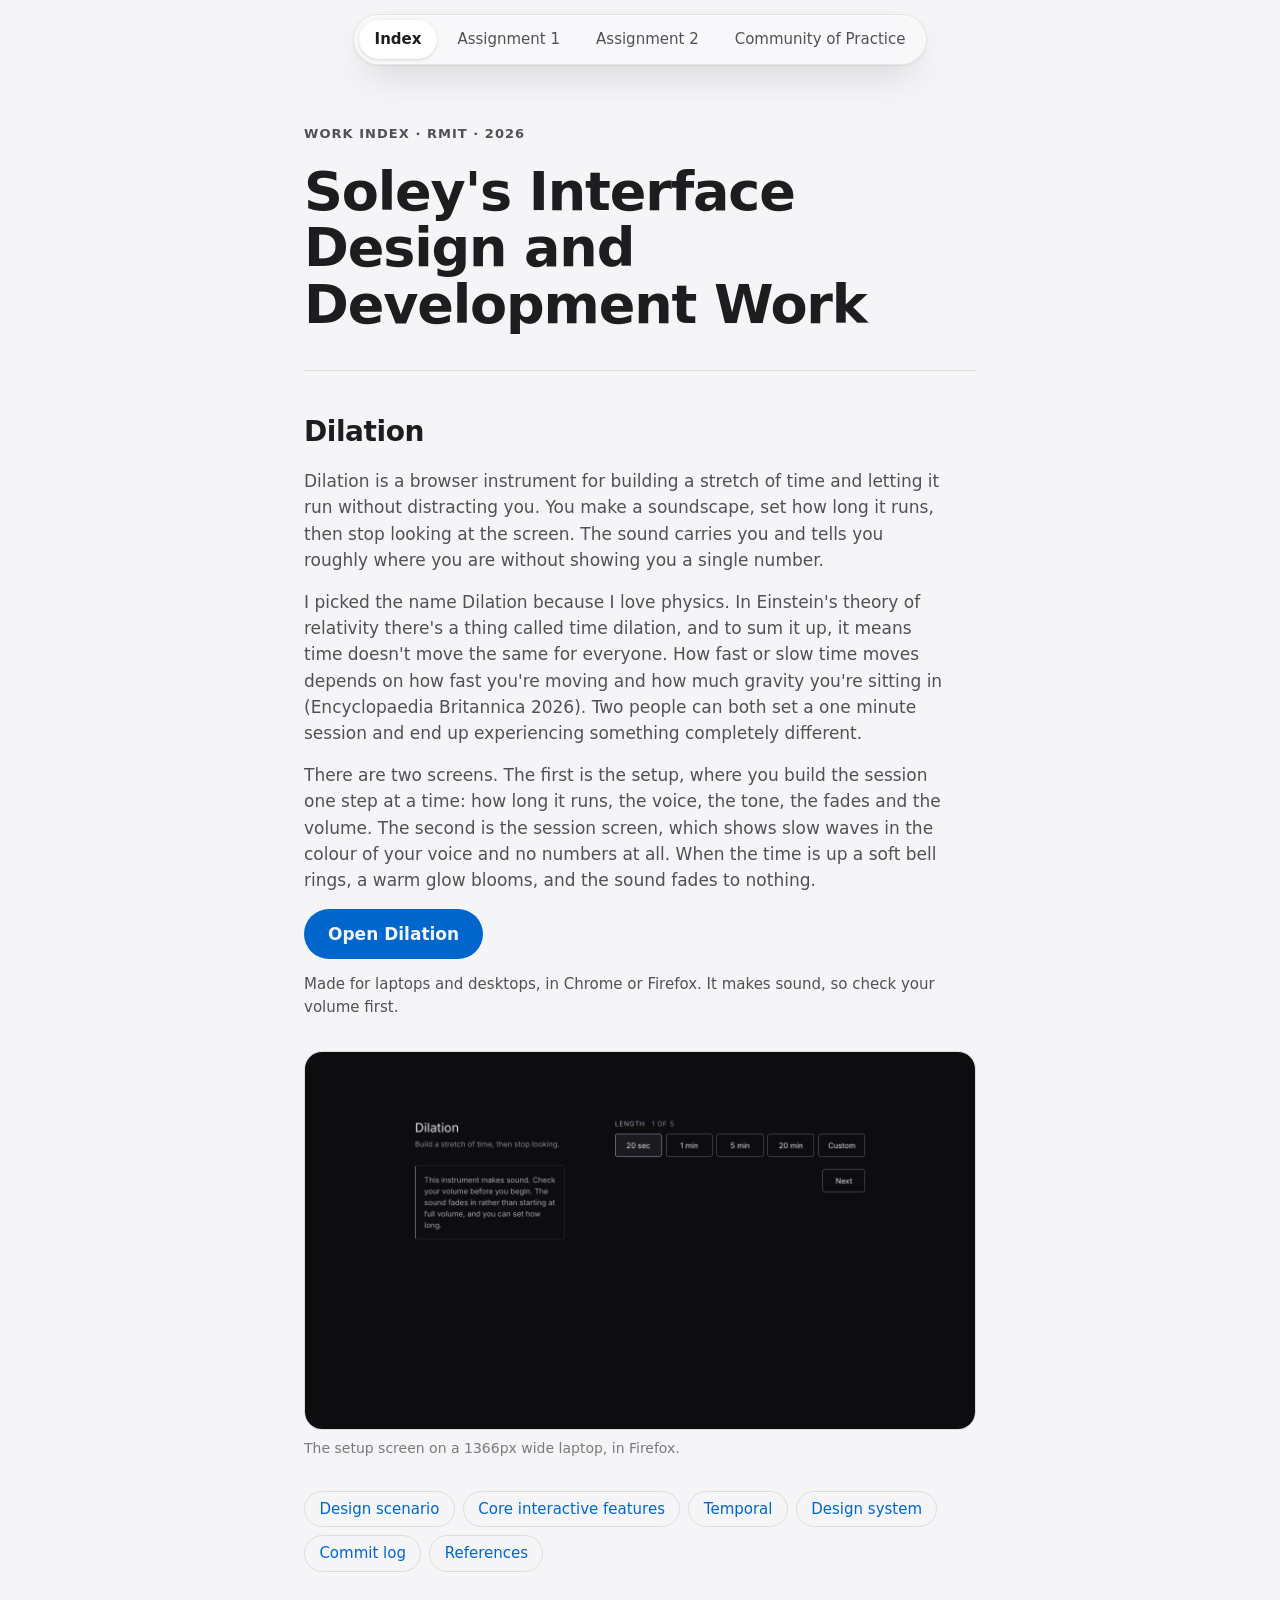
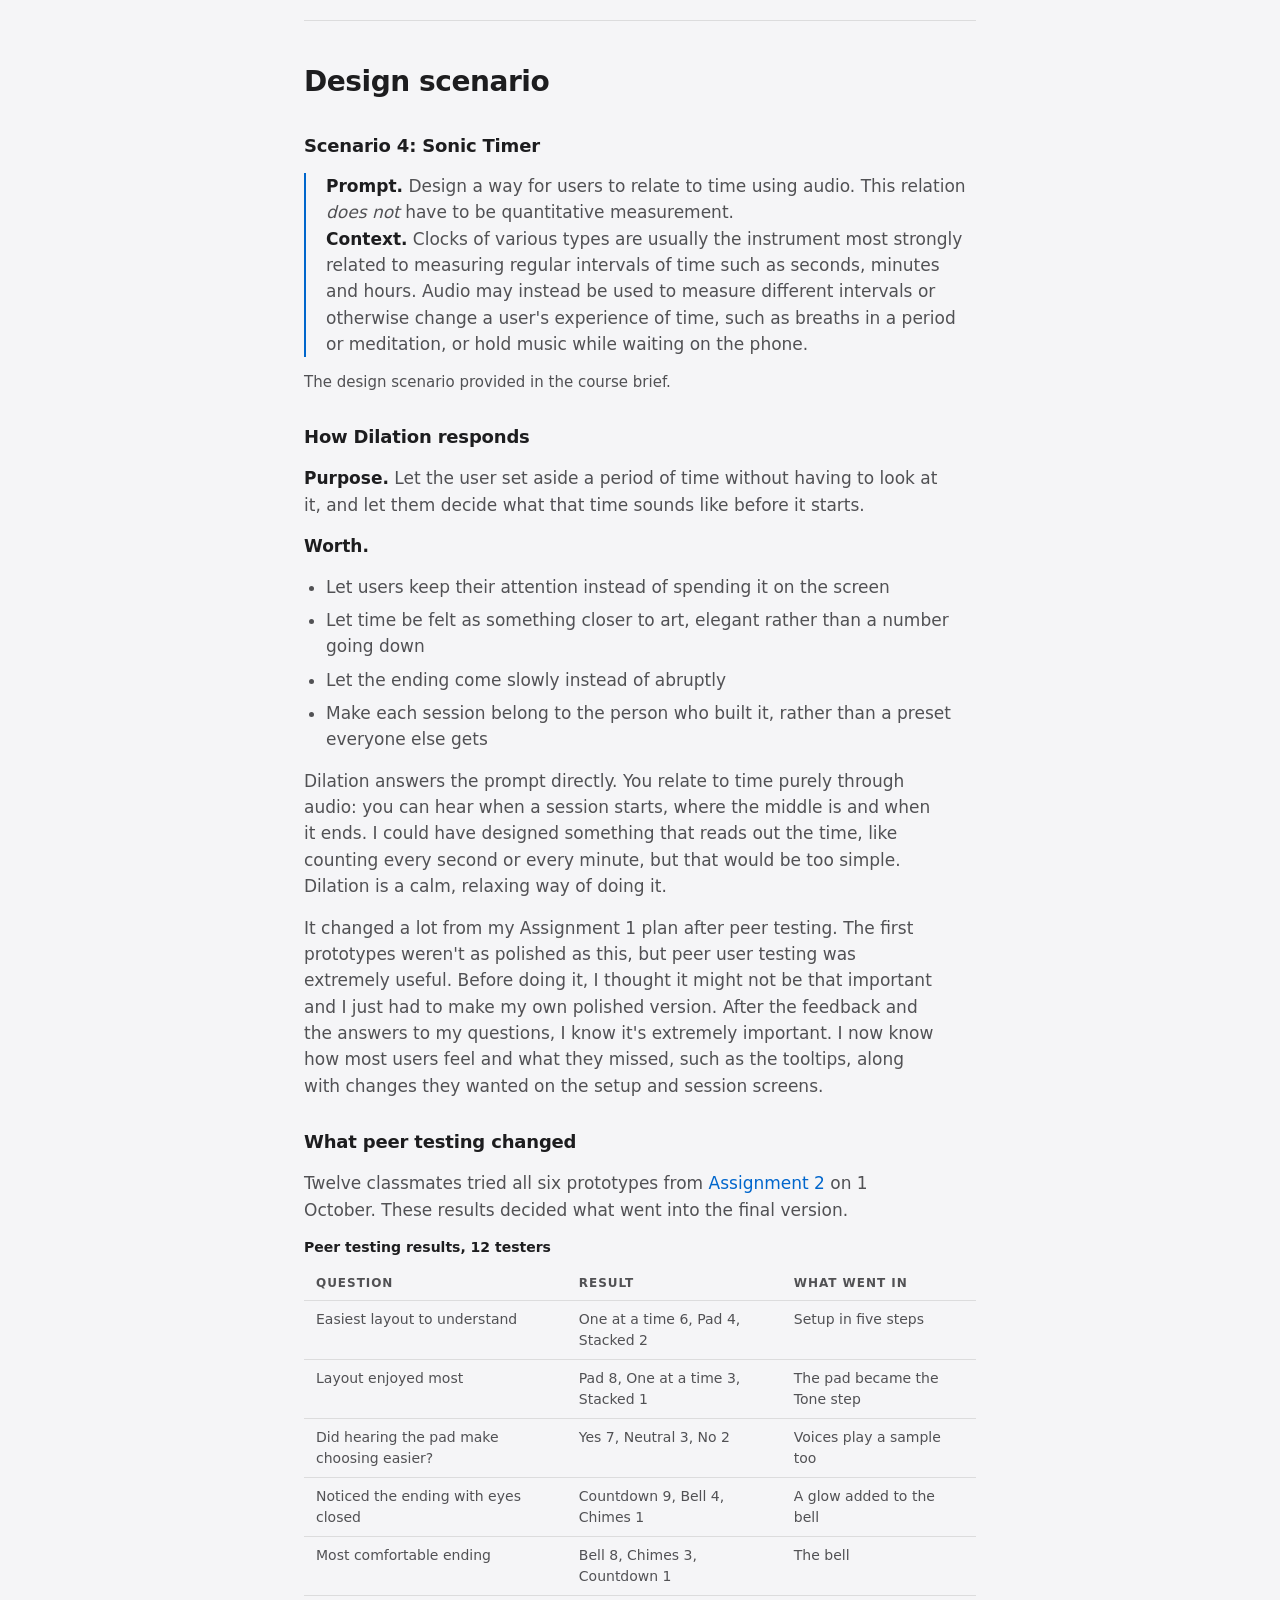
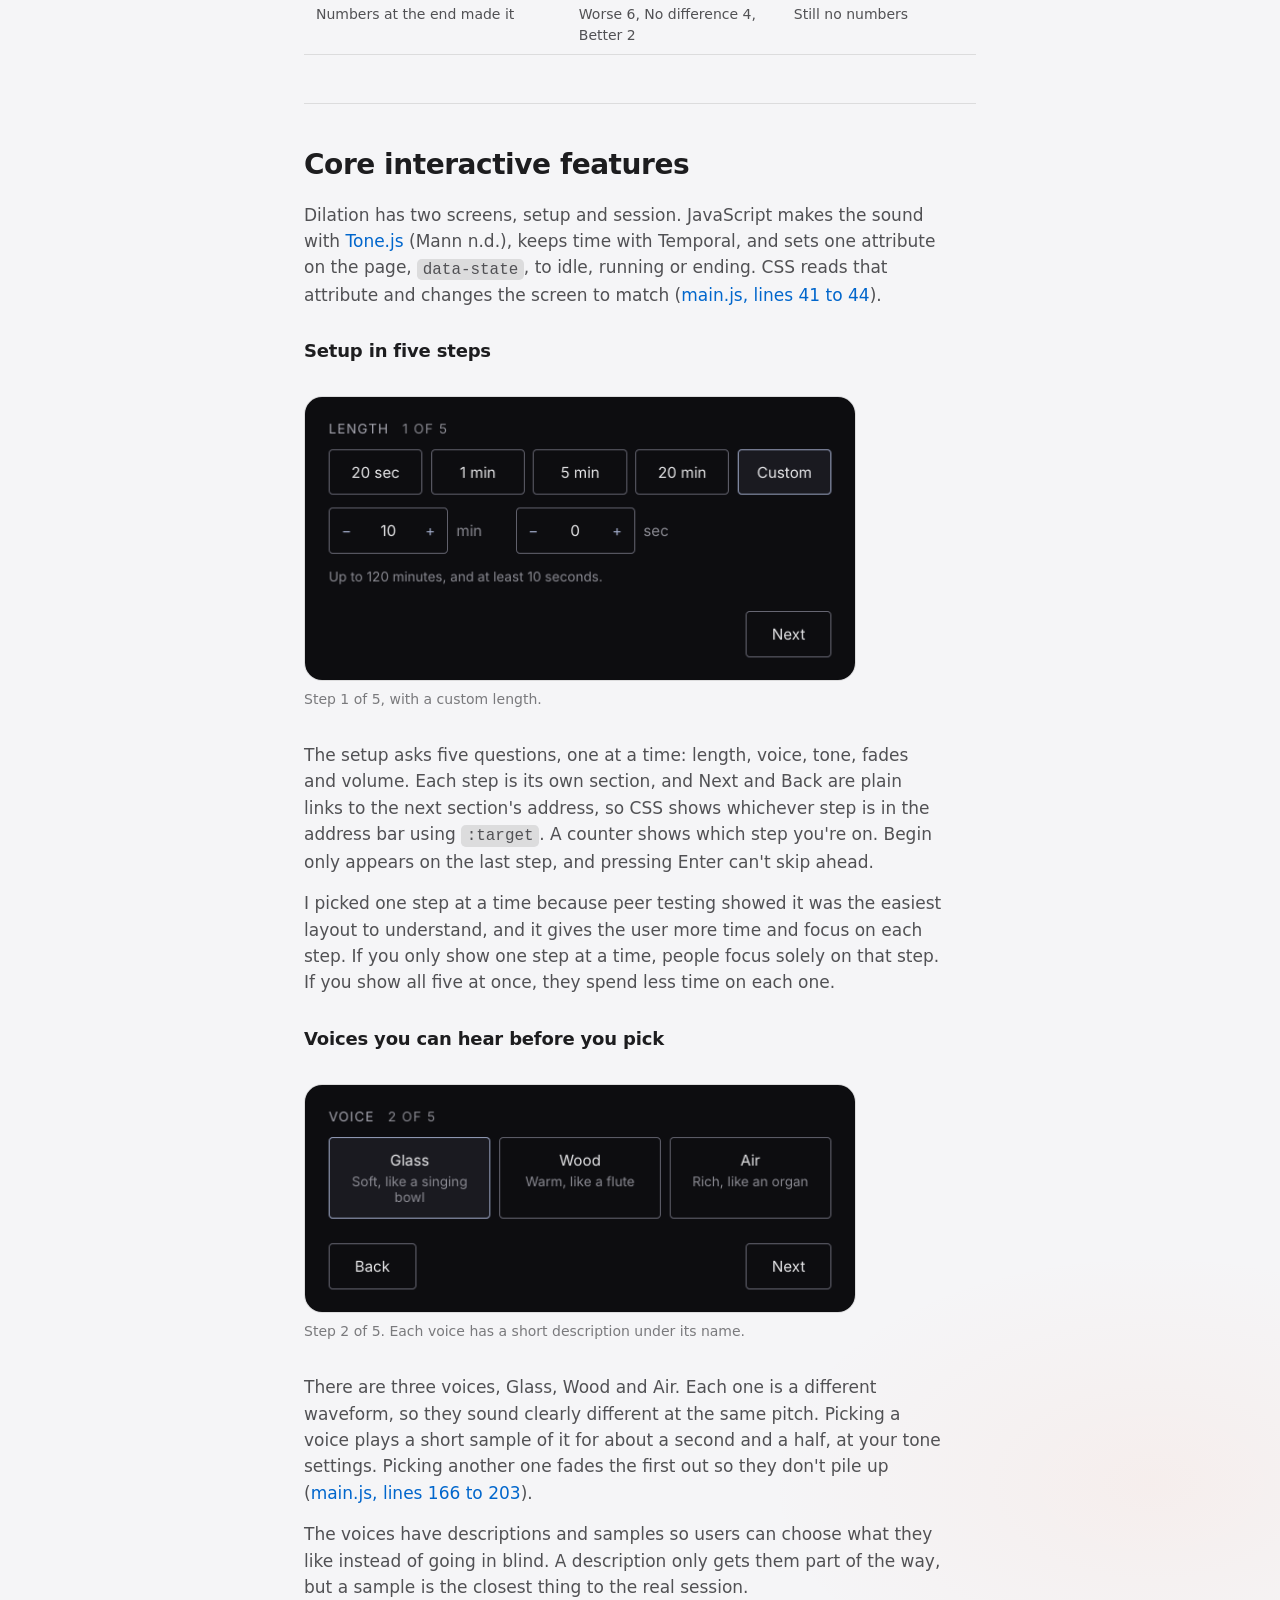
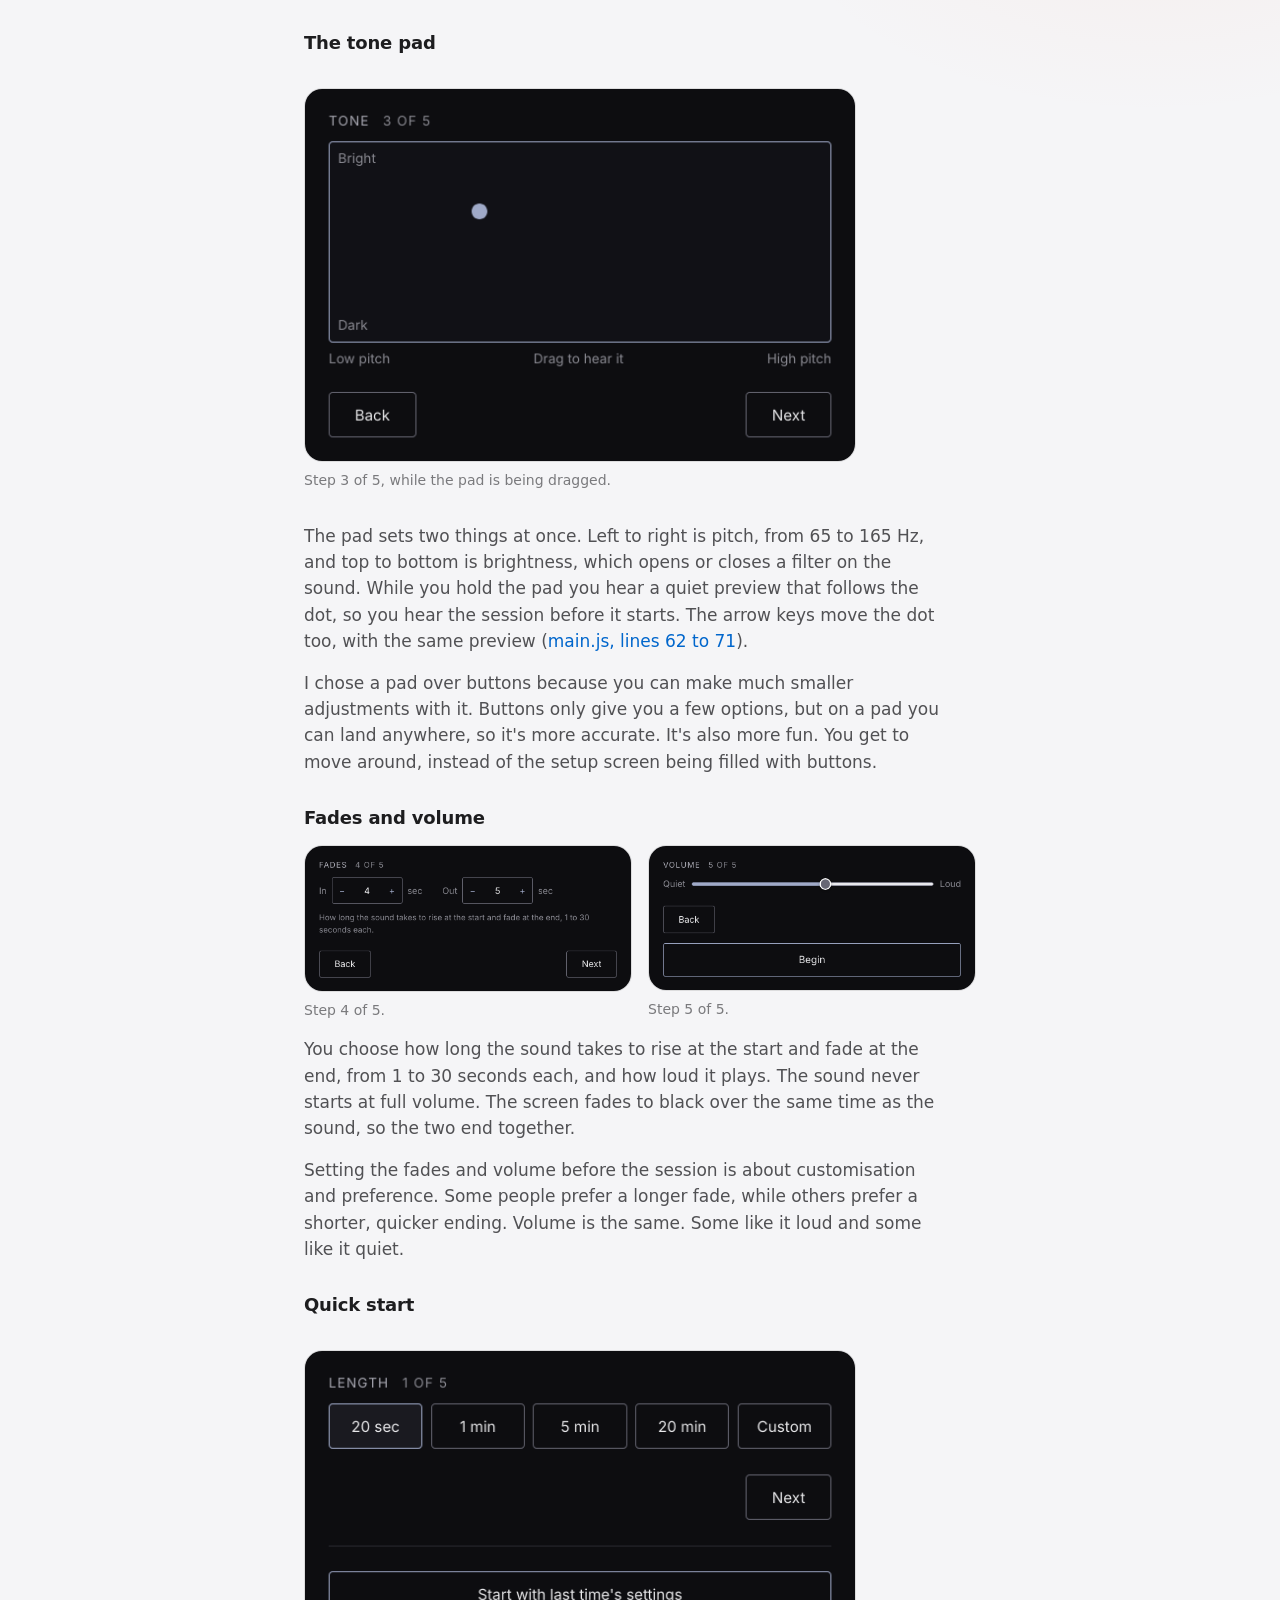
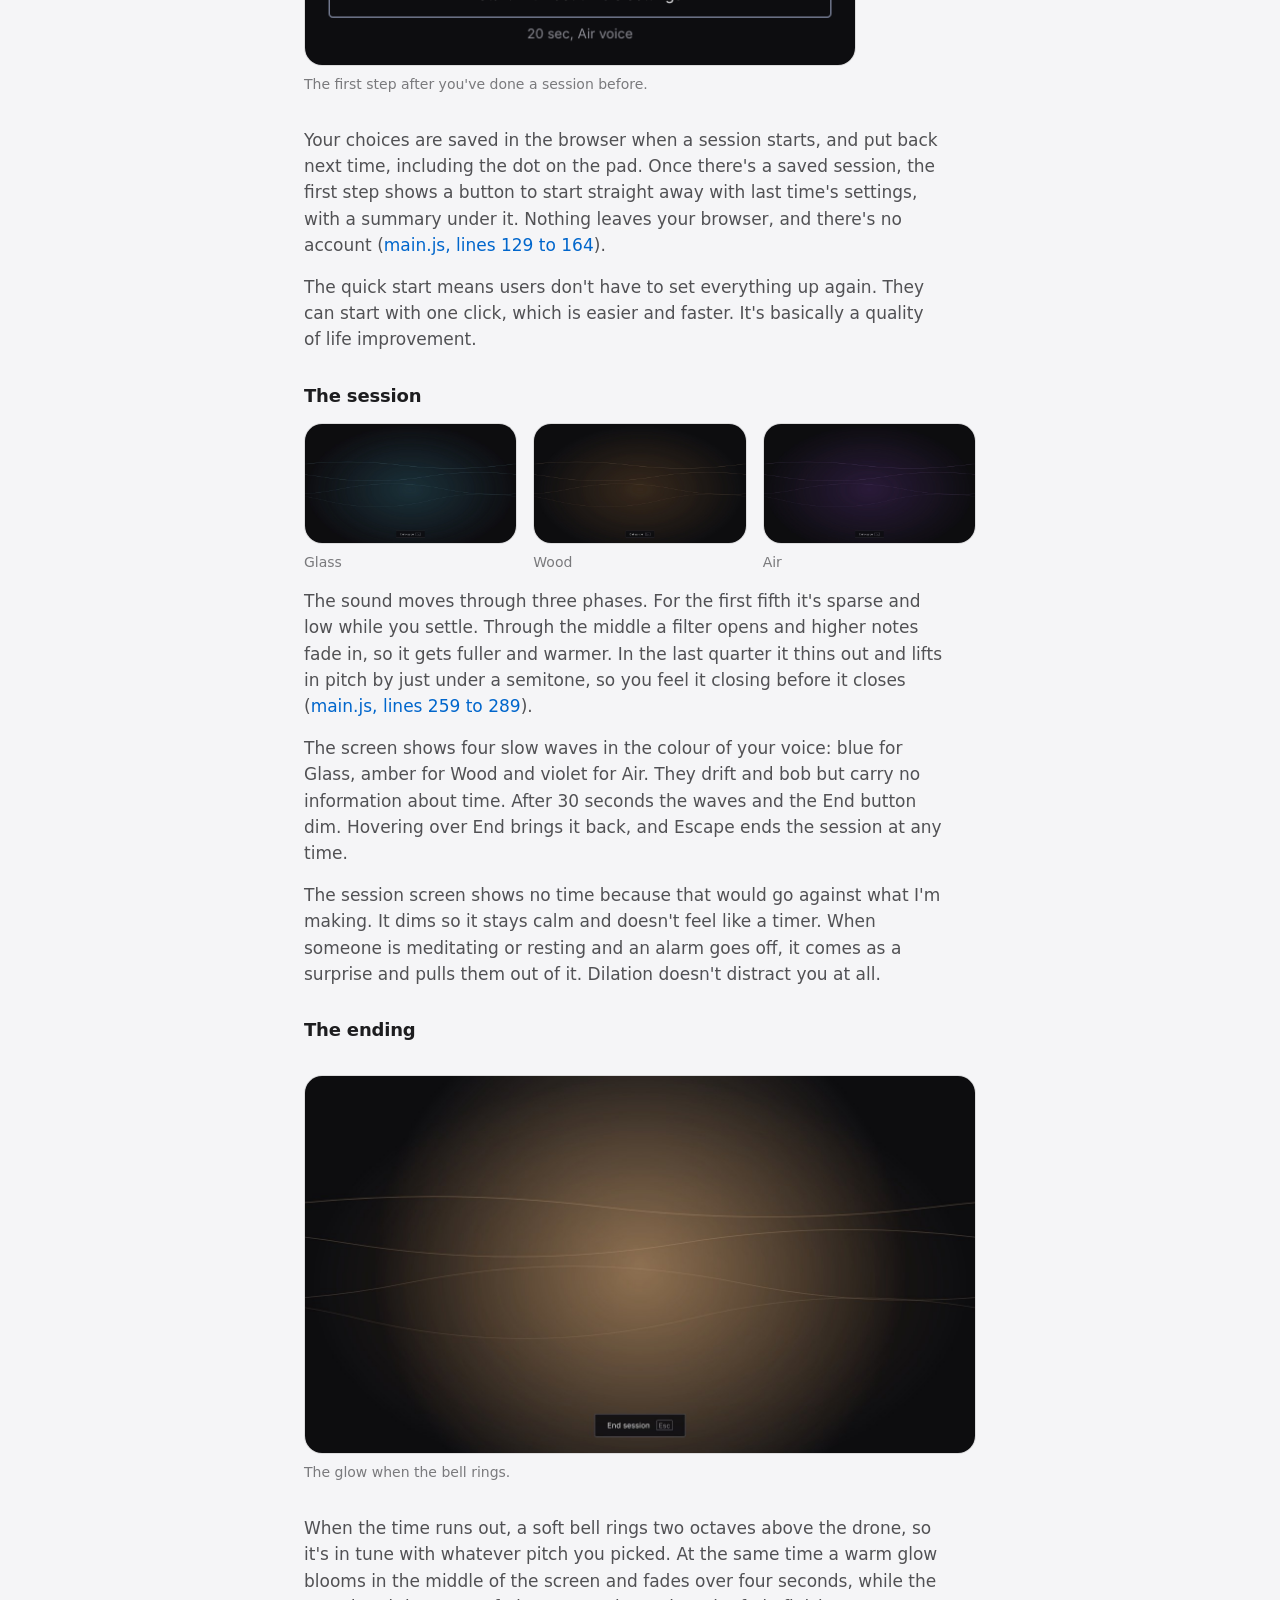
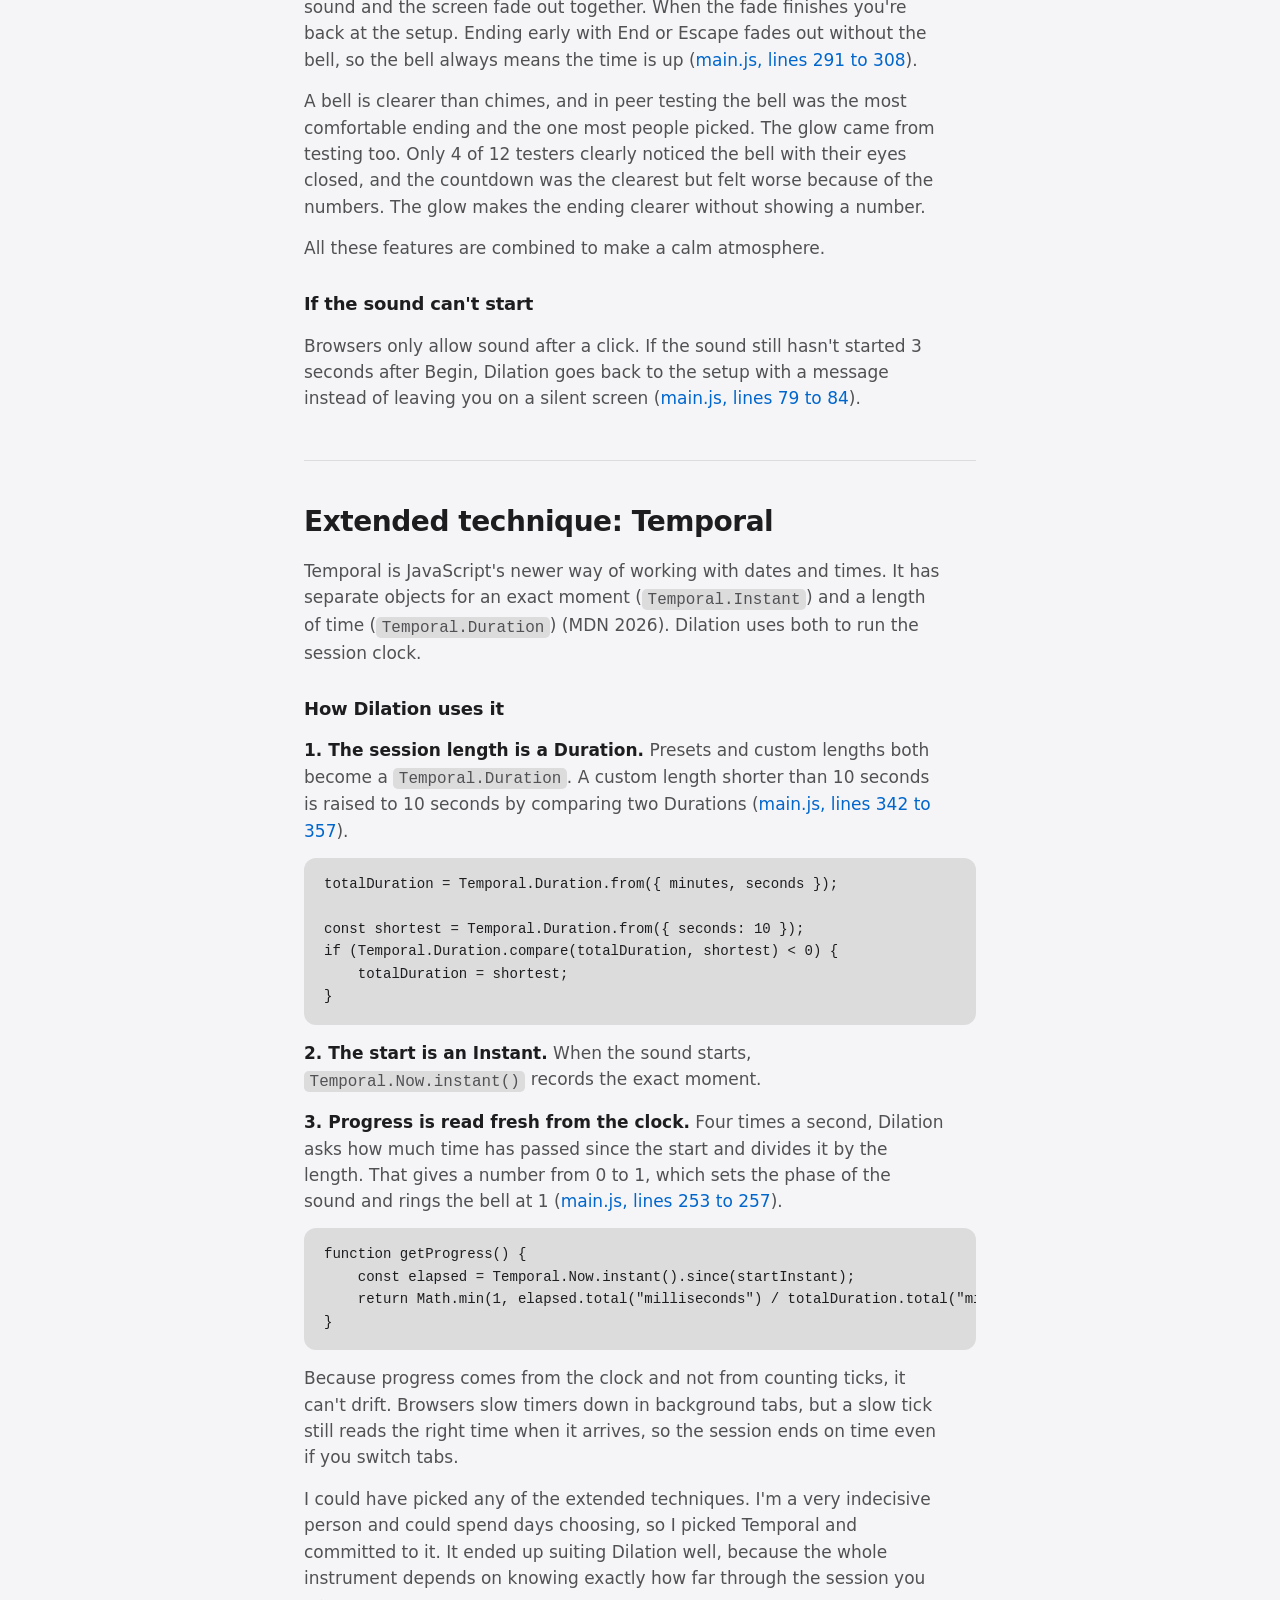
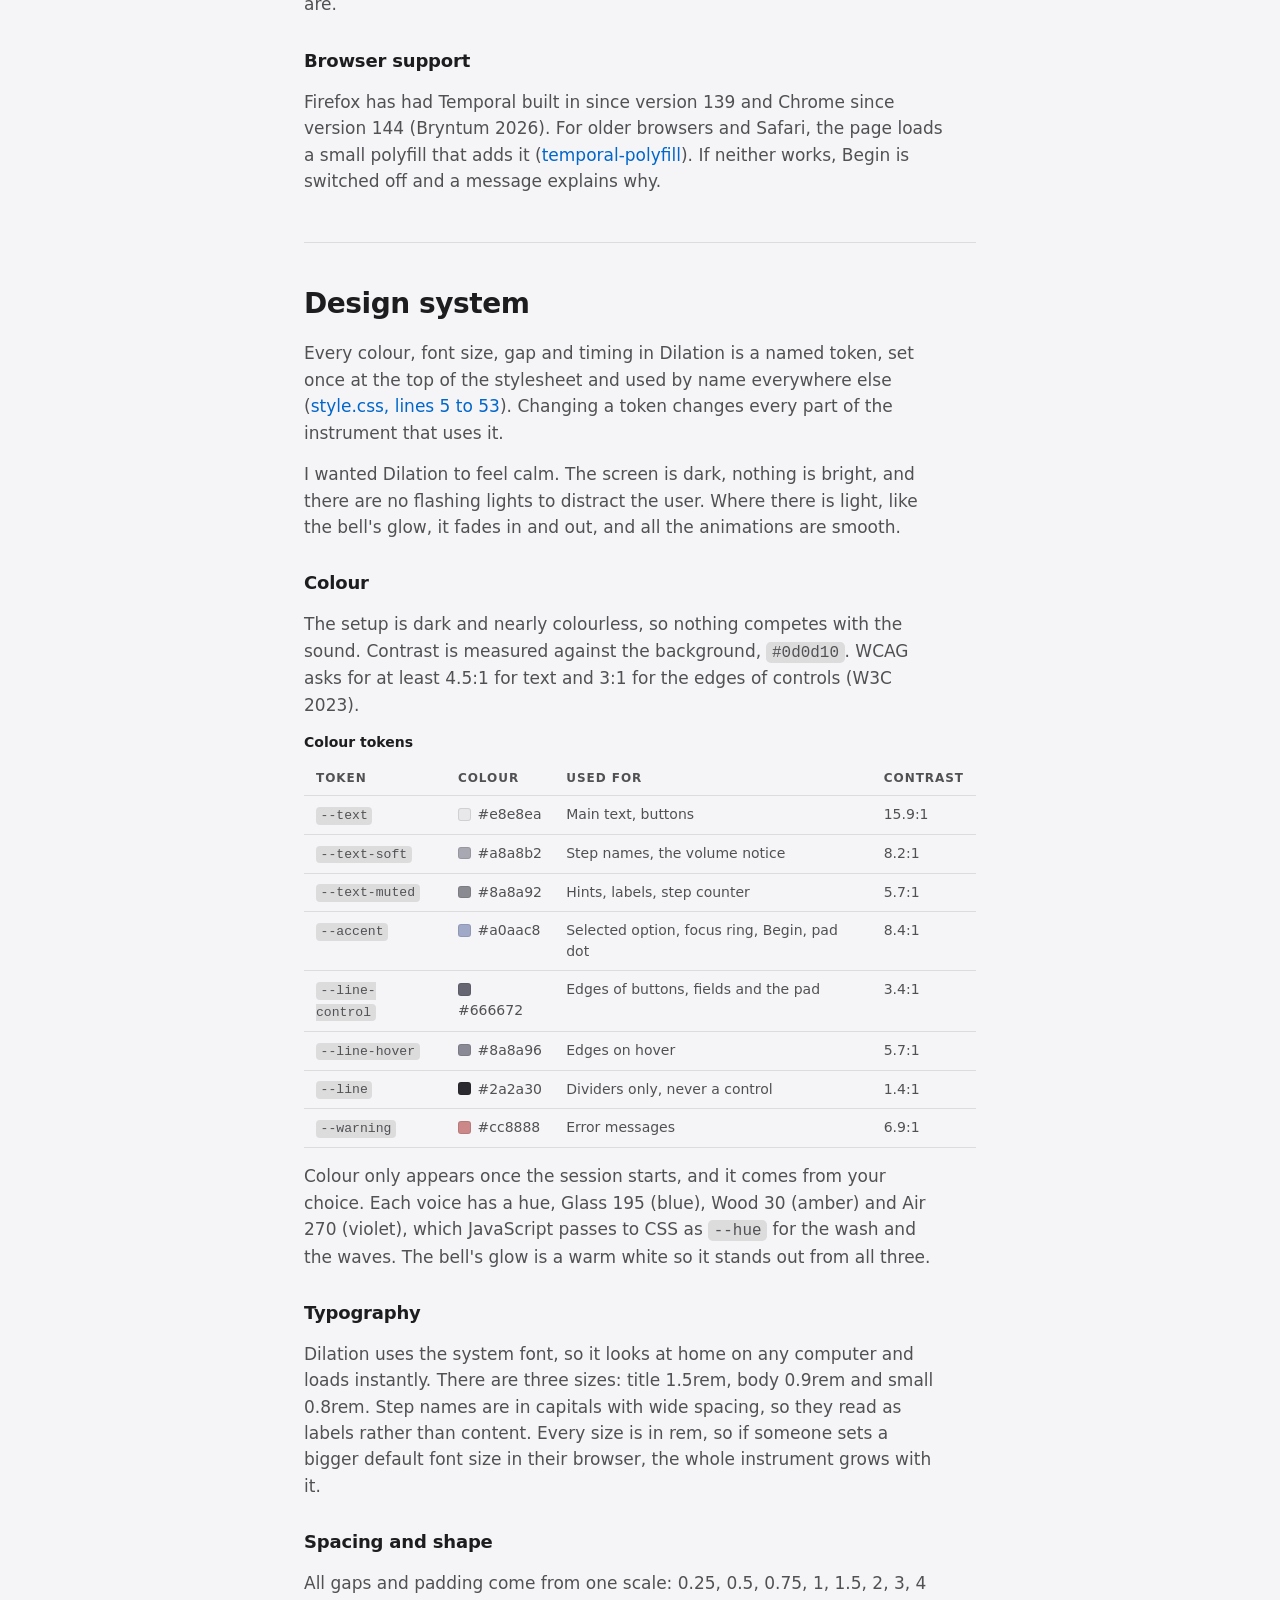
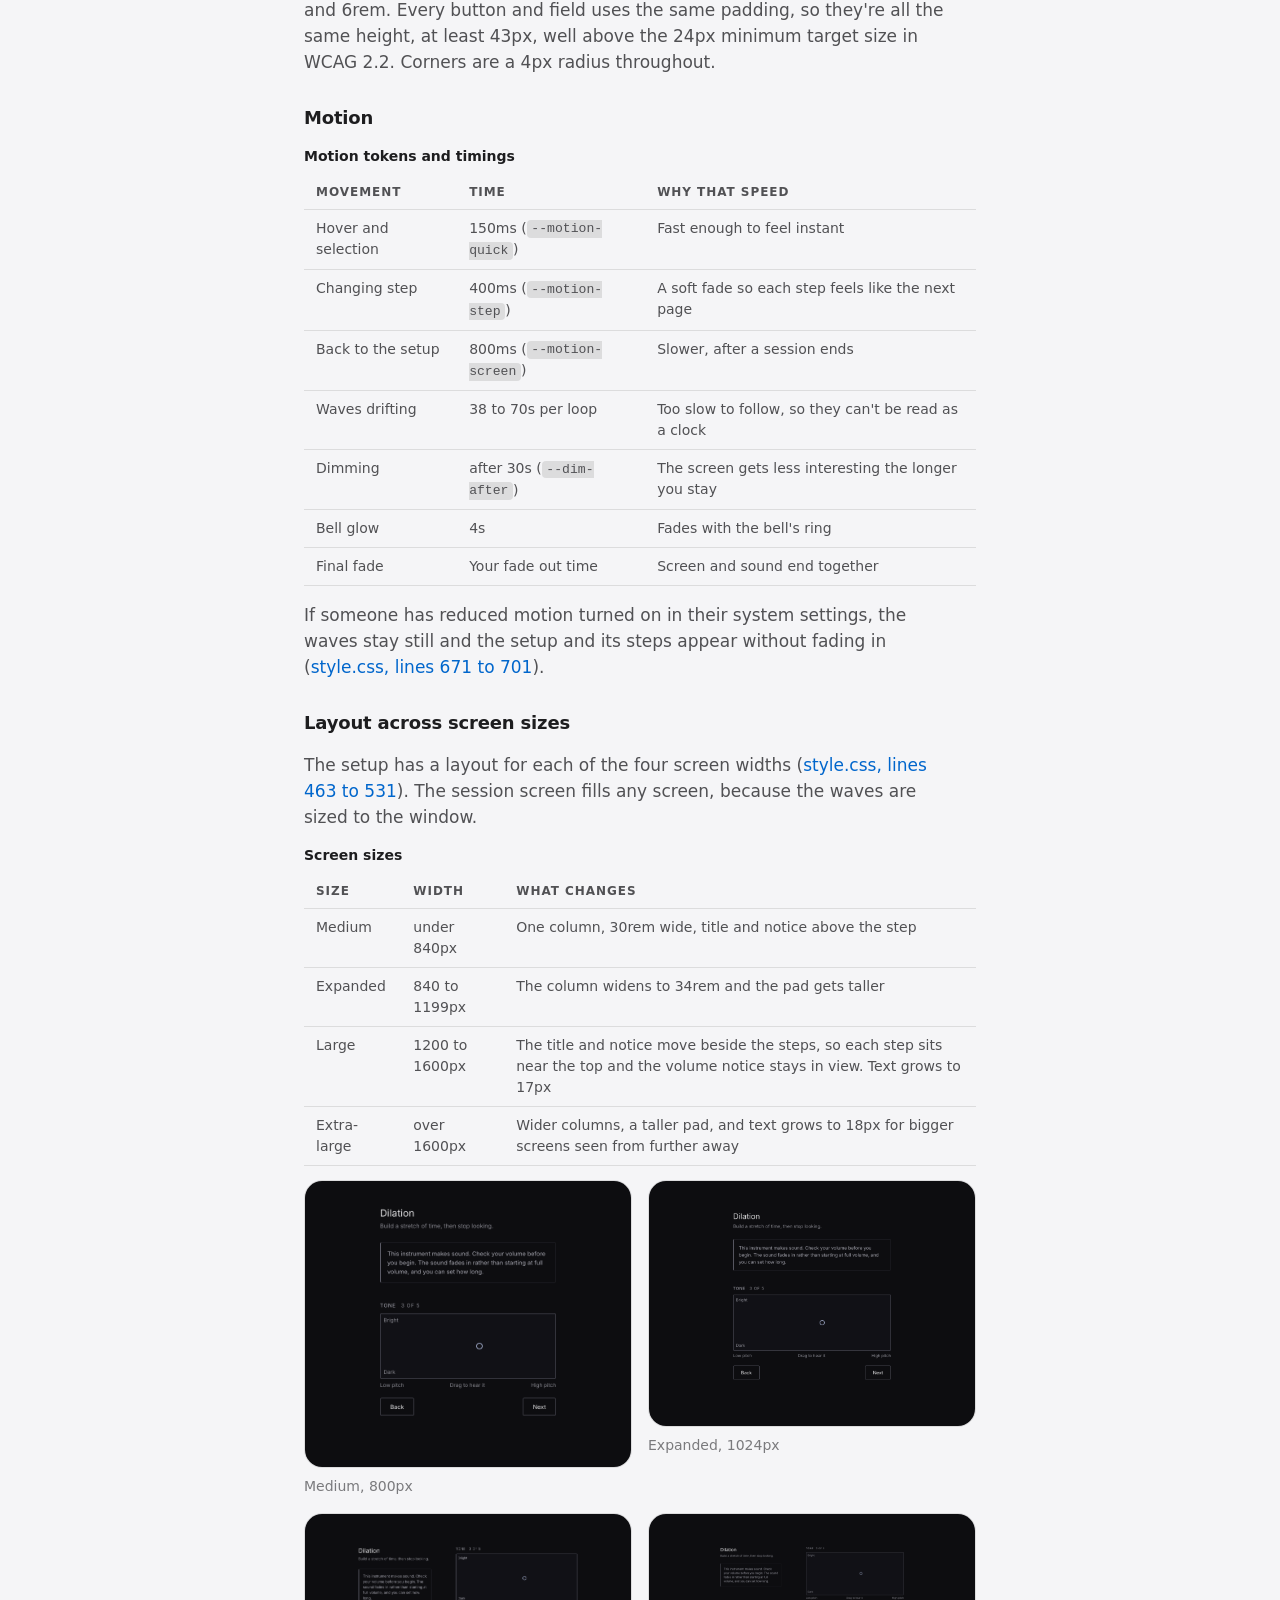
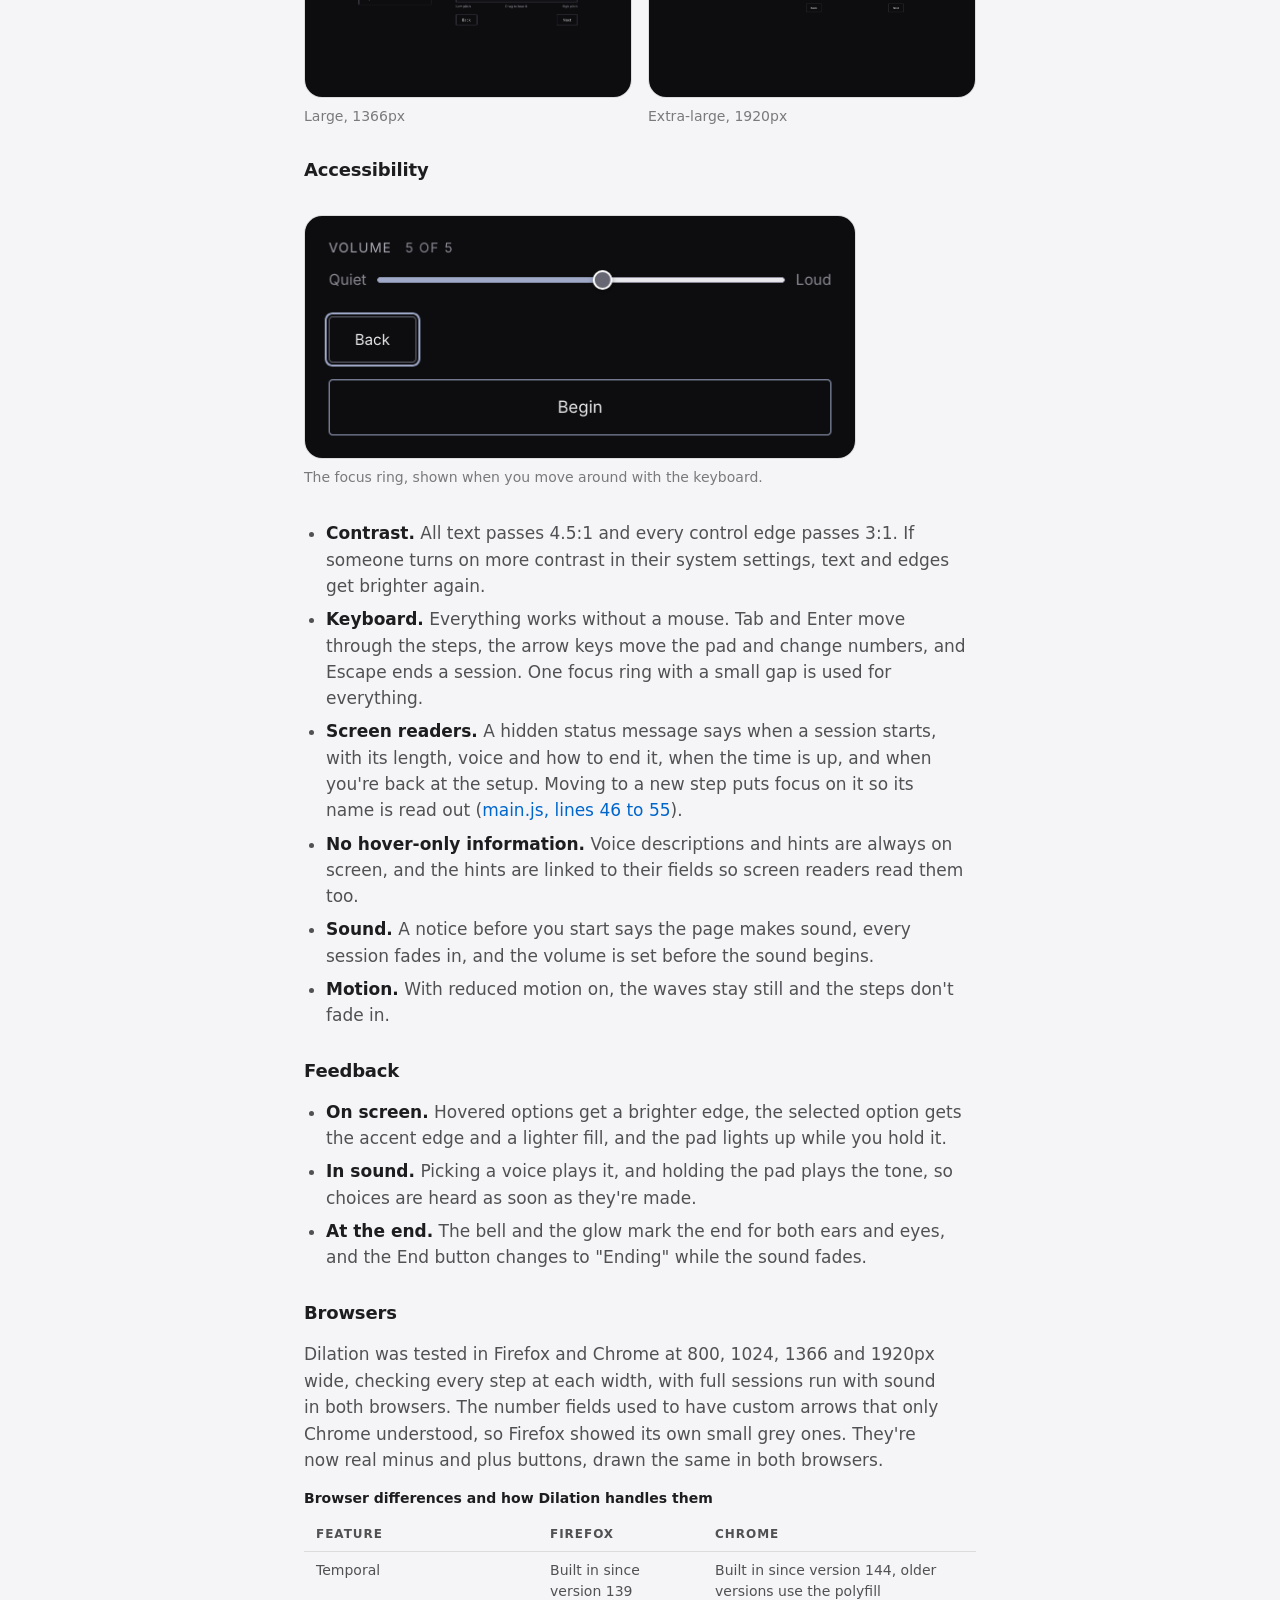
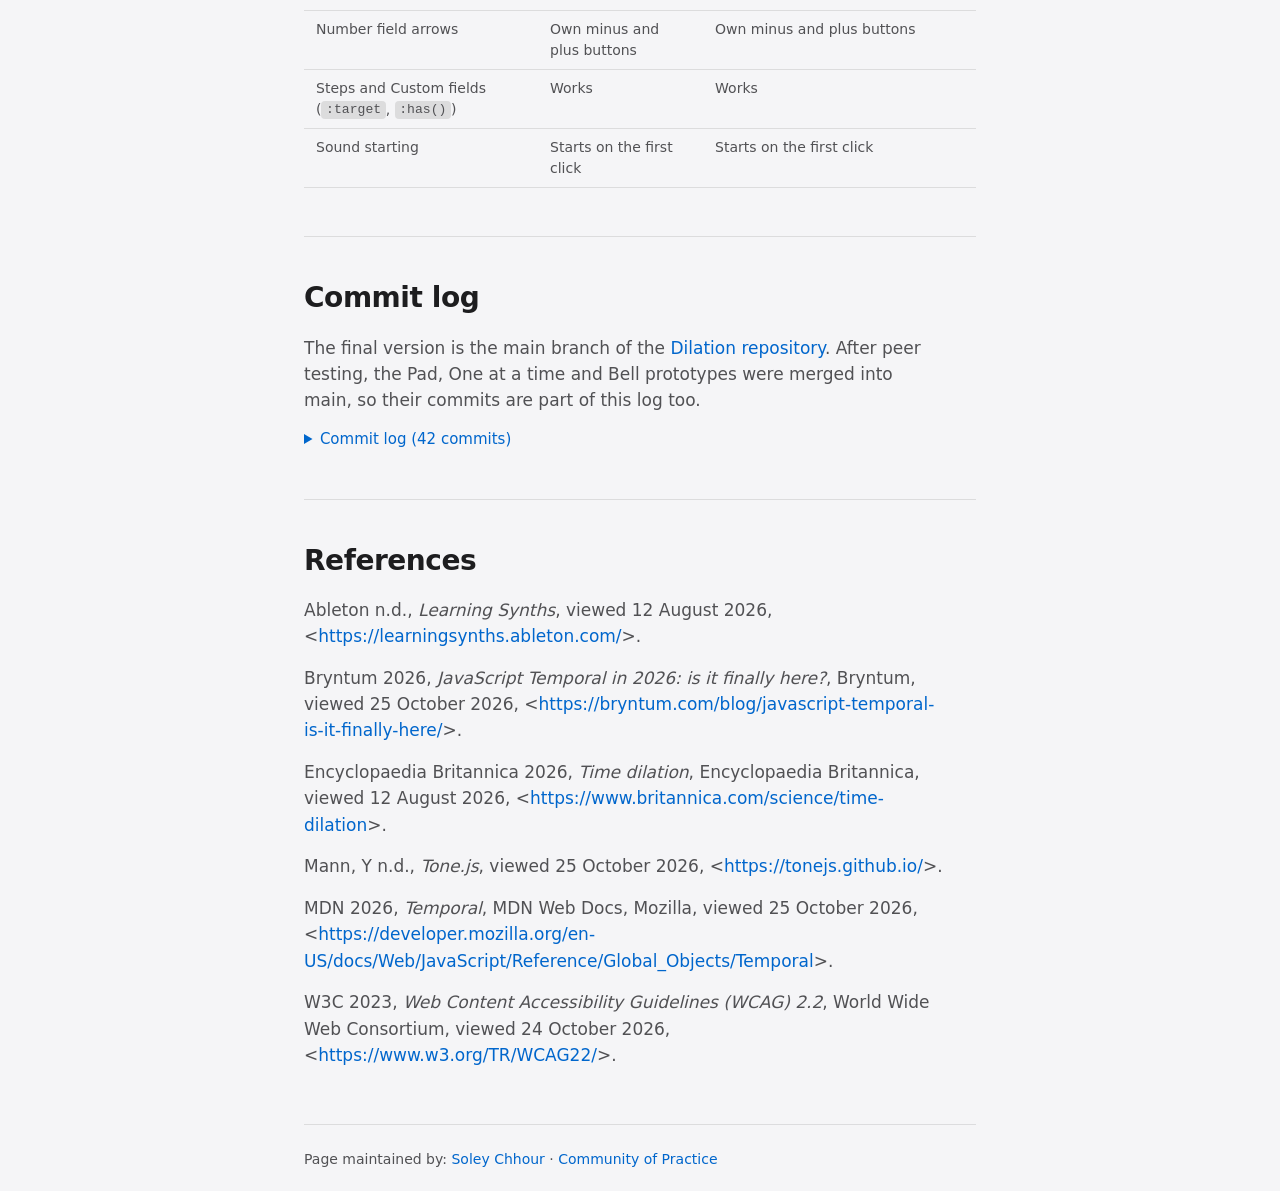
<file: index.html>
<!doctype html>
<html lang="en">
<head>
    <meta charset="UTF-8">
    <meta name="viewport" content="width=device-width, initial-scale=1.0, viewport-fit=cover">

    <title>Soley's Work Index</title>

    <link rel="icon" type="image/png" href="./assets/icons/favicon.png">

    <link rel="stylesheet" href="reset.css">
    <link rel="stylesheet" href="style.css">

    <script>
        if (sessionStorage.getItem("seen")) document.documentElement.classList.add("revisit");
        sessionStorage.setItem("seen", "1");
    </script>
</head>
<body>

    <header>
        <p class="kicker">Work Index &middot; RMIT &middot; 2026</p>
        <h1>Soley's Interface Design and Development Work</h1>
    </header>

    <!-- Dock -->
    <nav aria-label="Site">
        <a href="./index.html" aria-current="page">Index</a>
        <a href="./assignment1.html">Assignment 1</a>
        <a href="./assignment2.html">Assignment 2</a>
        <a href="./communityofpractice.html">Community of Practice</a>
    </nav>

    <main>
        <!-- Synopsis and the link to the finished instrument -->
        <section id="dilation">
            <h2>Dilation</h2>

            <p>Dilation is a browser instrument for building a stretch of time and letting it run without distracting you. You make a soundscape, set how long it runs, then stop looking at the screen. The sound carries you and tells you roughly where you are without showing you a single number.</p>

            <p>I picked the name Dilation because I love physics. In Einstein's theory of relativity there's a thing called time dilation, and to sum it up, it means time doesn't move the same for everyone. How fast or slow time moves depends on how fast you're moving and how much gravity you're sitting in (Encyclopaedia Britannica 2026). Two people can both set a one minute session and end up experiencing something completely different.</p>

            <p>There are two screens. The first is the setup, where you build the session one step at a time: how long it runs, the voice, the tone, the fades and the volume. The second is the session screen, which shows slow waves in the colour of your voice and no numbers at all. When the time is up a soft bell rings, a warm glow blooms, and the sound fades to nothing.</p>

            <p class="open-link"><a href="https://soleyatrmit.github.io/Dilation/" target="_blank" rel="noopener">Open Dilation</a></p>
            <p class="note">Made for laptops and desktops, in Chrome or Firefox. It makes sound, so check your volume first.</p>

            <figure>
                <img src="./assets/images/setup-large.png" alt="The Dilation setup screen on a laptop. The title, a one line description and a volume notice sit on the left. On the right is the first step, Length 1 of 5, with buttons for 20 sec, 1 min, 5 min, 20 min and Custom, and a Next button." width="1366" height="768">
                <figcaption>The setup screen on a 1366px wide laptop, in Firefox.</figcaption>
            </figure>

            <!-- On this page -->
            <ul class="contents" aria-label="On this page">
                <li><a href="#scenario">Design scenario</a></li>
                <li><a href="#features">Core interactive features</a></li>
                <li><a href="#temporal">Temporal</a></li>
                <li><a href="#design-system">Design system</a></li>
                <li><a href="#commit-log">Commit log</a></li>
                <li><a href="#references">References</a></li>
            </ul>
        </section>

        <!-- The scenario and how Dilation responds to it -->
        <section id="scenario">
            <h2>Design scenario</h2>

            <h3>Scenario 4: Sonic Timer</h3>
            <blockquote>
                <p><strong>Prompt.</strong> Design a way for users to relate to time using audio. This relation <em>does not</em> have to be quantitative measurement.</p>
                <p><strong>Context.</strong> Clocks of various types are usually the instrument most strongly related to measuring regular intervals of time such as seconds, minutes and hours. Audio may instead be used to measure different intervals or otherwise change a user's experience of time, such as breaths in a period or meditation, or hold music while waiting on the phone.</p>
            </blockquote>
            <p class="note">The design scenario provided in the course brief.</p>

            <h3>How Dilation responds</h3>
            <p><strong>Purpose.</strong> Let the user set aside a period of time without having to look at it, and let them decide what that time sounds like before it starts.</p>
            <p><strong>Worth.</strong></p>
            <ul>
                <li>Let users keep their attention instead of spending it on the screen</li>
                <li>Let time be felt as something closer to art, elegant rather than a number going down</li>
                <li>Let the ending come slowly instead of abruptly</li>
                <li>Make each session belong to the person who built it, rather than a preset everyone else gets</li>
            </ul>

            <p>Dilation answers the prompt directly. You relate to time purely through audio: you can hear when a session starts, where the middle is and when it ends. I could have designed something that reads out the time, like counting every second or every minute, but that would be too simple. Dilation is a calm, relaxing way of doing it.</p>
            <p>It changed a lot from my Assignment 1 plan after peer testing. The first prototypes weren't as polished as this, but peer user testing was extremely useful. Before doing it, I thought it might not be that important and I just had to make my own polished version. After the feedback and the answers to my questions, I know it's extremely important. I now know how most users feel and what they missed, such as the tooltips, along with changes they wanted on the setup and session screens.</p>

            <h3>What peer testing changed</h3>
            <p>Twelve classmates tried all six prototypes from <a href="./assignment2.html">Assignment 2</a> on 1 October. These results decided what went into the final version.</p>
            <div class="log">
                <table>
                    <caption>Peer testing results, 12 testers</caption>
                    <thead>
                        <tr><th scope="col">Question</th><th scope="col">Result</th><th scope="col">What went in</th></tr>
                    </thead>
                    <tbody>
                        <tr><td>Easiest layout to understand</td><td>One at a time 6, Pad 4, Stacked 2</td><td>Setup in five steps</td></tr>
                        <tr><td>Layout enjoyed most</td><td>Pad 8, One at a time 3, Stacked 1</td><td>The pad became the Tone step</td></tr>
                        <tr><td>Did hearing the pad make choosing easier?</td><td>Yes 7, Neutral 3, No 2</td><td>Voices play a sample too</td></tr>
                        <tr><td>Noticed the ending with eyes closed</td><td>Countdown 9, Bell 4, Chimes 1</td><td>A glow added to the bell</td></tr>
                        <tr><td>Most comfortable ending</td><td>Bell 8, Chimes 3, Countdown 1</td><td>The bell</td></tr>
                        <tr><td>Numbers at the end made it</td><td>Worse 6, No difference 4, Better 2</td><td>Still no numbers</td></tr>
                    </tbody>
                </table>
            </div>
        </section>

        <!-- How each feature works and why -->
        <section id="features">
            <h2>Core interactive features</h2>

            <p>Dilation has two screens, setup and session. JavaScript makes the sound with <a href="https://tonejs.github.io/" target="_blank" rel="noopener">Tone.js</a> (Mann n.d.), keeps time with Temporal, and sets one attribute on the page, <code>data-state</code>, to idle, running or ending. CSS reads that attribute and changes the screen to match (<a href="https://github.com/SoleyatRmit/Dilation/blob/fc09c77852b1a58a974743c1d27797770e98f606/main.js#L41-L44" target="_blank" rel="noopener">main.js, lines 41 to 44</a>).</p>

            <h3>Setup in five steps</h3>
            <figure>
                <img src="./assets/images/step-length.png" alt="The Length step with Custom picked. Two number fields for minutes and seconds, each with a minus and plus button, a hint saying up to 120 minutes and at least 10 seconds, and a Next button." width="552" height="285">
                <figcaption>Step 1 of 5, with a custom length.</figcaption>
            </figure>
            <p>The setup asks five questions, one at a time: length, voice, tone, fades and volume. Each step is its own section, and Next and Back are plain links to the next section's address, so CSS shows whichever step is in the address bar using <code>:target</code>. A counter shows which step you're on. Begin only appears on the last step, and pressing Enter can't skip ahead.</p>
            <p>I picked one step at a time because peer testing showed it was the easiest layout to understand, and it gives the user more time and focus on each step. If you only show one step at a time, people focus solely on that step. If you show all five at once, they spend less time on each one.</p>

            <h3>Voices you can hear before you pick</h3>
            <figure>
                <img src="./assets/images/step-voice.png" alt="The Voice step. Three buttons: Glass, soft like a singing bowl; Wood, warm like a flute; Air, rich like an organ. Glass is selected." width="552" height="236">
                <figcaption>Step 2 of 5. Each voice has a short description under its name.</figcaption>
            </figure>
            <p>There are three voices, Glass, Wood and Air. Each one is a different waveform, so they sound clearly different at the same pitch. Picking a voice plays a short sample of it for about a second and a half, at your tone settings. Picking another one fades the first out so they don't pile up (<a href="https://github.com/SoleyatRmit/Dilation/blob/fc09c77852b1a58a974743c1d27797770e98f606/main.js#L166-L203" target="_blank" rel="noopener">main.js, lines 166 to 203</a>).</p>
            <p>The voices have descriptions and samples so users can choose what they like instead of going in blind. A description only gets them part of the way, but a sample is the closest thing to the real session.</p>

            <h3>The tone pad</h3>
            <figure>
                <img src="./assets/images/step-tone.png" alt="The Tone step. A wide dark box labelled Bright at the top and Dark at the bottom, with Low pitch and High pitch underneath. A filled dot sits near the top left while it's being dragged." width="552" height="345">
                <figcaption>Step 3 of 5, while the pad is being dragged.</figcaption>
            </figure>
            <p>The pad sets two things at once. Left to right is pitch, from 65 to 165 Hz, and top to bottom is brightness, which opens or closes a filter on the sound. While you hold the pad you hear a quiet preview that follows the dot, so you hear the session before it starts. The arrow keys move the dot too, with the same preview (<a href="https://github.com/SoleyatRmit/Dilation/blob/fc09c77852b1a58a974743c1d27797770e98f606/main.js#L62-L71" target="_blank" rel="noopener">main.js, lines 62 to 71</a>).</p>
            <p>I chose a pad over buttons because you can make much smaller adjustments with it. Buttons only give you a few options, but on a pad you can land anywhere, so it's more accurate. It's also more fun. You get to move around, instead of the setup screen being filled with buttons.</p>

            <h3>Fades and volume</h3>
            <div class="pair">
                <figure>
                    <img src="./assets/images/step-fades.png" alt="The Fades step. Fade in is 4 seconds and fade out is 5 seconds, each with minus and plus buttons, and a hint underneath." width="552" height="214">
                    <figcaption>Step 4 of 5.</figcaption>
                </figure>
                <figure>
                    <img src="./assets/images/step-volume.png" alt="The Volume step. A slider from Quiet to Loud, a Back button and a wide Begin button." width="552" height="215">
                    <figcaption>Step 5 of 5.</figcaption>
                </figure>
            </div>
            <p>You choose how long the sound takes to rise at the start and fade at the end, from 1 to 30 seconds each, and how loud it plays. The sound never starts at full volume. The screen fades to black over the same time as the sound, so the two end together.</p>
            <p>Setting the fades and volume before the session is about customisation and preference. Some people prefer a longer fade, while others prefer a shorter, quicker ending. Volume is the same. Some like it loud and some like it quiet.</p>

            <h3>Quick start</h3>
            <figure>
                <img src="./assets/images/step-quick-start.png" alt="The Length step for a returning user. Under the usual buttons is a divider and a button saying Start with last time's settings, with the summary 20 sec, Air voice." width="552" height="300">
                <figcaption>The first step after you've done a session before.</figcaption>
            </figure>
            <p>Your choices are saved in the browser when a session starts, and put back next time, including the dot on the pad. Once there's a saved session, the first step shows a button to start straight away with last time's settings, with a summary under it. Nothing leaves your browser, and there's no account (<a href="https://github.com/SoleyatRmit/Dilation/blob/fc09c77852b1a58a974743c1d27797770e98f606/main.js#L129-L164" target="_blank" rel="noopener">main.js, lines 129 to 164</a>).</p>
            <p>The quick start means users don't have to set everything up again. They can start with one click, which is easier and faster. It's basically a quality of life improvement.</p>

            <h3>The session</h3>
            <div class="trio">
                <figure>
                    <img src="./assets/images/session-glass.jpg" alt="The session screen with the Glass voice. Four thin waves across a dark screen with a soft blue wash, and an End session button at the bottom." width="1366" height="768">
                    <figcaption>Glass</figcaption>
                </figure>
                <figure>
                    <img src="./assets/images/session-wood.jpg" alt="The session screen with the Wood voice, with a soft amber wash behind the waves." width="1366" height="768">
                    <figcaption>Wood</figcaption>
                </figure>
                <figure>
                    <img src="./assets/images/session-air.jpg" alt="The session screen with the Air voice, with a soft violet wash behind the waves." width="1366" height="768">
                    <figcaption>Air</figcaption>
                </figure>
            </div>
            <p>The sound moves through three phases. For the first fifth it's sparse and low while you settle. Through the middle a filter opens and higher notes fade in, so it gets fuller and warmer. In the last quarter it thins out and lifts in pitch by just under a semitone, so you feel it closing before it closes (<a href="https://github.com/SoleyatRmit/Dilation/blob/fc09c77852b1a58a974743c1d27797770e98f606/main.js#L259-L289" target="_blank" rel="noopener">main.js, lines 259 to 289</a>).</p>
            <p>The screen shows four slow waves in the colour of your voice: blue for Glass, amber for Wood and violet for Air. They drift and bob but carry no information about time. After 30 seconds the waves and the End button dim. Hovering over End brings it back, and Escape ends the session at any time.</p>
            <p>The session screen shows no time because that would go against what I'm making. It dims so it stays calm and doesn't feel like a timer. When someone is meditating or resting and an alarm goes off, it comes as a surprise and pulls them out of it. Dilation doesn't distract you at all.</p>

            <h3>The ending</h3>
            <figure>
                <img src="./assets/images/session-bell.jpg" alt="The session screen at the moment the bell rings. A large warm glow fills the middle of the screen behind the waves." width="1366" height="768">
                <figcaption>The glow when the bell rings.</figcaption>
            </figure>
            <p>When the time runs out, a soft bell rings two octaves above the drone, so it's in tune with whatever pitch you picked. At the same time a warm glow blooms in the middle of the screen and fades over four seconds, while the sound and the screen fade out together. When the fade finishes you're back at the setup. Ending early with End or Escape fades out without the bell, so the bell always means the time is up (<a href="https://github.com/SoleyatRmit/Dilation/blob/fc09c77852b1a58a974743c1d27797770e98f606/main.js#L291-L308" target="_blank" rel="noopener">main.js, lines 291 to 308</a>).</p>
            <p>A bell is clearer than chimes, and in peer testing the bell was the most comfortable ending and the one most people picked. The glow came from testing too. Only 4 of 12 testers clearly noticed the bell with their eyes closed, and the countdown was the clearest but felt worse because of the numbers. The glow makes the ending clearer without showing a number.</p>
            <p>All these features are combined to make a calm atmosphere.</p>

            <h3>If the sound can't start</h3>
            <p>Browsers only allow sound after a click. If the sound still hasn't started 3 seconds after Begin, Dilation goes back to the setup with a message instead of leaving you on a silent screen (<a href="https://github.com/SoleyatRmit/Dilation/blob/fc09c77852b1a58a974743c1d27797770e98f606/main.js#L79-L84" target="_blank" rel="noopener">main.js, lines 79 to 84</a>).</p>
        </section>

        <!-- The extended technique -->
        <section id="temporal">
            <h2>Extended technique: Temporal</h2>

            <p>Temporal is JavaScript's newer way of working with dates and times. It has separate objects for an exact moment (<code>Temporal.Instant</code>) and a length of time (<code>Temporal.Duration</code>) (MDN 2026). Dilation uses both to run the session clock.</p>

            <h3>How Dilation uses it</h3>
            <p><strong>1. The session length is a Duration.</strong> Presets and custom lengths both become a <code>Temporal.Duration</code>. A custom length shorter than 10 seconds is raised to 10 seconds by comparing two Durations (<a href="https://github.com/SoleyatRmit/Dilation/blob/fc09c77852b1a58a974743c1d27797770e98f606/main.js#L342-L357" target="_blank" rel="noopener">main.js, lines 342 to 357</a>).</p>
            <pre><code>totalDuration = Temporal.Duration.from({ minutes, seconds });

const shortest = Temporal.Duration.from({ seconds: 10 });
if (Temporal.Duration.compare(totalDuration, shortest) &lt; 0) {
    totalDuration = shortest;
}</code></pre>

            <p><strong>2. The start is an Instant.</strong> When the sound starts, <code>Temporal.Now.instant()</code> records the exact moment.</p>

            <p><strong>3. Progress is read fresh from the clock.</strong> Four times a second, Dilation asks how much time has passed since the start and divides it by the length. That gives a number from 0 to 1, which sets the phase of the sound and rings the bell at 1 (<a href="https://github.com/SoleyatRmit/Dilation/blob/fc09c77852b1a58a974743c1d27797770e98f606/main.js#L253-L257" target="_blank" rel="noopener">main.js, lines 253 to 257</a>).</p>
            <pre><code>function getProgress() {
    const elapsed = Temporal.Now.instant().since(startInstant);
    return Math.min(1, elapsed.total("milliseconds") / totalDuration.total("milliseconds"));
}</code></pre>

            <p>Because progress comes from the clock and not from counting ticks, it can't drift. Browsers slow timers down in background tabs, but a slow tick still reads the right time when it arrives, so the session ends on time even if you switch tabs.</p>
            <p>I could have picked any of the extended techniques. I'm a very indecisive person and could spend days choosing, so I picked Temporal and committed to it. It ended up suiting Dilation well, because the whole instrument depends on knowing exactly how far through the session you are.</p>

            <h3>Browser support</h3>
            <p>Firefox has had Temporal built in since version 139 and Chrome since version 144 (Bryntum 2026). For older browsers and Safari, the page loads a small polyfill that adds it (<a href="https://github.com/fullcalendar/temporal-polyfill" target="_blank" rel="noopener">temporal-polyfill</a>). If neither works, Begin is switched off and a message explains why.</p>
        </section>

        <!-- Tokens, layout, accessibility and feedback -->
        <section id="design-system">
            <h2>Design system</h2>

            <p>Every colour, font size, gap and timing in Dilation is a named token, set once at the top of the stylesheet and used by name everywhere else (<a href="https://github.com/SoleyatRmit/Dilation/blob/fc09c77852b1a58a974743c1d27797770e98f606/style.css#L5-L53" target="_blank" rel="noopener">style.css, lines 5 to 53</a>). Changing a token changes every part of the instrument that uses it.</p>
            <p>I wanted Dilation to feel calm. The screen is dark, nothing is bright, and there are no flashing lights to distract the user. Where there is light, like the bell's glow, it fades in and out, and all the animations are smooth.</p>

            <h3>Colour</h3>
            <p>The setup is dark and nearly colourless, so nothing competes with the sound. Contrast is measured against the background, <code>#0d0d10</code>. WCAG asks for at least 4.5:1 for text and 3:1 for the edges of controls (W3C 2023).</p>
            <div class="log">
                <table>
                    <caption>Colour tokens</caption>
                    <thead>
                        <tr><th scope="col">Token</th><th scope="col">Colour</th><th scope="col">Used for</th><th scope="col">Contrast</th></tr>
                    </thead>
                    <tbody>
                        <tr><td><code>--text</code></td><td><span class="swatch" style="--swatch: #e8e8ea"></span>#e8e8ea</td><td>Main text, buttons</td><td>15.9:1</td></tr>
                        <tr><td><code>--text-soft</code></td><td><span class="swatch" style="--swatch: #a8a8b2"></span>#a8a8b2</td><td>Step names, the volume notice</td><td>8.2:1</td></tr>
                        <tr><td><code>--text-muted</code></td><td><span class="swatch" style="--swatch: #8a8a92"></span>#8a8a92</td><td>Hints, labels, step counter</td><td>5.7:1</td></tr>
                        <tr><td><code>--accent</code></td><td><span class="swatch" style="--swatch: #a0aac8"></span>#a0aac8</td><td>Selected option, focus ring, Begin, pad dot</td><td>8.4:1</td></tr>
                        <tr><td><code>--line-control</code></td><td><span class="swatch" style="--swatch: #666672"></span>#666672</td><td>Edges of buttons, fields and the pad</td><td>3.4:1</td></tr>
                        <tr><td><code>--line-hover</code></td><td><span class="swatch" style="--swatch: #8a8a96"></span>#8a8a96</td><td>Edges on hover</td><td>5.7:1</td></tr>
                        <tr><td><code>--line</code></td><td><span class="swatch" style="--swatch: #2a2a30"></span>#2a2a30</td><td>Dividers only, never a control</td><td>1.4:1</td></tr>
                        <tr><td><code>--warning</code></td><td><span class="swatch" style="--swatch: #cc8888"></span>#cc8888</td><td>Error messages</td><td>6.9:1</td></tr>
                    </tbody>
                </table>
            </div>
            <p>Colour only appears once the session starts, and it comes from your choice. Each voice has a hue, Glass 195 (blue), Wood 30 (amber) and Air 270 (violet), which JavaScript passes to CSS as <code>--hue</code> for the wash and the waves. The bell's glow is a warm white so it stands out from all three.</p>

            <h3>Typography</h3>
            <p>Dilation uses the system font, so it looks at home on any computer and loads instantly. There are three sizes: title 1.5rem, body 0.9rem and small 0.8rem. Step names are in capitals with wide spacing, so they read as labels rather than content. Every size is in rem, so if someone sets a bigger default font size in their browser, the whole instrument grows with it.</p>

            <h3>Spacing and shape</h3>
            <p>All gaps and padding come from one scale: 0.25, 0.5, 0.75, 1, 1.5, 2, 3, 4 and 6rem. Every button and field uses the same padding, so they're all the same height, at least 43px, well above the 24px minimum target size in WCAG 2.2. Corners are a 4px radius throughout.</p>

            <h3>Motion</h3>
            <div class="log">
                <table>
                    <caption>Motion tokens and timings</caption>
                    <thead>
                        <tr><th scope="col">Movement</th><th scope="col">Time</th><th scope="col">Why that speed</th></tr>
                    </thead>
                    <tbody>
                        <tr><td>Hover and selection</td><td>150ms (<code>--motion-quick</code>)</td><td>Fast enough to feel instant</td></tr>
                        <tr><td>Changing step</td><td>400ms (<code>--motion-step</code>)</td><td>A soft fade so each step feels like the next page</td></tr>
                        <tr><td>Back to the setup</td><td>800ms (<code>--motion-screen</code>)</td><td>Slower, after a session ends</td></tr>
                        <tr><td>Waves drifting</td><td>38 to 70s per loop</td><td>Too slow to follow, so they can't be read as a clock</td></tr>
                        <tr><td>Dimming</td><td>after 30s (<code>--dim-after</code>)</td><td>The screen gets less interesting the longer you stay</td></tr>
                        <tr><td>Bell glow</td><td>4s</td><td>Fades with the bell's ring</td></tr>
                        <tr><td>Final fade</td><td>Your fade out time</td><td>Screen and sound end together</td></tr>
                    </tbody>
                </table>
            </div>
            <p>If someone has reduced motion turned on in their system settings, the waves stay still and the setup and its steps appear without fading in (<a href="https://github.com/SoleyatRmit/Dilation/blob/fc09c77852b1a58a974743c1d27797770e98f606/style.css#L671-L701" target="_blank" rel="noopener">style.css, lines 671 to 701</a>).</p>

            <h3>Layout across screen sizes</h3>
            <p>The setup has a layout for each of the four screen widths (<a href="https://github.com/SoleyatRmit/Dilation/blob/fc09c77852b1a58a974743c1d27797770e98f606/style.css#L463-L531" target="_blank" rel="noopener">style.css, lines 463 to 531</a>). The session screen fills any screen, because the waves are sized to the window.</p>
            <div class="log">
                <table>
                    <caption>Screen sizes</caption>
                    <thead>
                        <tr><th scope="col">Size</th><th scope="col">Width</th><th scope="col">What changes</th></tr>
                    </thead>
                    <tbody>
                        <tr><td>Medium</td><td>under 840px</td><td>One column, 30rem wide, title and notice above the step</td></tr>
                        <tr><td>Expanded</td><td>840 to 1199px</td><td>The column widens to 34rem and the pad gets taller</td></tr>
                        <tr><td>Large</td><td>1200 to 1600px</td><td>The title and notice move beside the steps, so each step sits near the top and the volume notice stays in view. Text grows to 17px</td></tr>
                        <tr><td>Extra-large</td><td>over 1600px</td><td>Wider columns, a taller pad, and text grows to 18px for bigger screens seen from further away</td></tr>
                    </tbody>
                </table>
            </div>
            <div class="pair">
                <figure>
                    <img src="./assets/images/width-800.png" alt="The Tone step at 800px wide. One centred column with the title and notice above the pad." width="800" height="700">
                    <figcaption>Medium, 800px</figcaption>
                </figure>
                <figure>
                    <img src="./assets/images/width-1024.png" alt="The Tone step at 1024px wide. One wider column with a taller pad." width="1024" height="768">
                    <figcaption>Expanded, 1024px</figcaption>
                </figure>
                <figure>
                    <img src="./assets/images/width-1366.png" alt="The Tone step at 1366px wide. The title and notice sit on the left and the pad on the right." width="1366" height="768">
                    <figcaption>Large, 1366px</figcaption>
                </figure>
                <figure>
                    <img src="./assets/images/width-1920.png" alt="The Tone step at 1920px wide. The same two columns, larger, with a taller pad." width="1920" height="1080">
                    <figcaption>Extra-large, 1920px</figcaption>
                </figure>
            </div>

            <h3>Accessibility</h3>
            <figure>
                <img src="./assets/images/focus-ring.png" alt="The Volume step with the Back button focused from the keyboard. A light ring sits just outside the button's edge." width="552" height="215">
                <figcaption>The focus ring, shown when you move around with the keyboard.</figcaption>
            </figure>
            <ul>
                <li><strong>Contrast.</strong> All text passes 4.5:1 and every control edge passes 3:1. If someone turns on more contrast in their system settings, text and edges get brighter again.</li>
                <li><strong>Keyboard.</strong> Everything works without a mouse. Tab and Enter move through the steps, the arrow keys move the pad and change numbers, and Escape ends a session. One focus ring with a small gap is used for everything.</li>
                <li><strong>Screen readers.</strong> A hidden status message says when a session starts, with its length, voice and how to end it, when the time is up, and when you're back at the setup. Moving to a new step puts focus on it so its name is read out (<a href="https://github.com/SoleyatRmit/Dilation/blob/fc09c77852b1a58a974743c1d27797770e98f606/main.js#L46-L55" target="_blank" rel="noopener">main.js, lines 46 to 55</a>).</li>
                <li><strong>No hover-only information.</strong> Voice descriptions and hints are always on screen, and the hints are linked to their fields so screen readers read them too.</li>
                <li><strong>Sound.</strong> A notice before you start says the page makes sound, every session fades in, and the volume is set before the sound begins.</li>
                <li><strong>Motion.</strong> With reduced motion on, the waves stay still and the steps don't fade in.</li>
            </ul>

            <h3>Feedback</h3>
            <ul>
                <li><strong>On screen.</strong> Hovered options get a brighter edge, the selected option gets the accent edge and a lighter fill, and the pad lights up while you hold it.</li>
                <li><strong>In sound.</strong> Picking a voice plays it, and holding the pad plays the tone, so choices are heard as soon as they're made.</li>
                <li><strong>At the end.</strong> The bell and the glow mark the end for both ears and eyes, and the End button changes to "Ending" while the sound fades.</li>
            </ul>

            <h3>Browsers</h3>
            <p>Dilation was tested in Firefox and Chrome at 800, 1024, 1366 and 1920px wide, checking every step at each width, with full sessions run with sound in both browsers. The number fields used to have custom arrows that only Chrome understood, so Firefox showed its own small grey ones. They're now real minus and plus buttons, drawn the same in both browsers.</p>
            <div class="log">
                <table>
                    <caption>Browser differences and how Dilation handles them</caption>
                    <thead>
                        <tr><th scope="col">Feature</th><th scope="col">Firefox</th><th scope="col">Chrome</th></tr>
                    </thead>
                    <tbody>
                        <tr><td>Temporal</td><td>Built in since version 139</td><td>Built in since version 144, older versions use the polyfill</td></tr>
                        <tr><td>Number field arrows</td><td>Own minus and plus buttons</td><td>Own minus and plus buttons</td></tr>
                        <tr><td>Steps and Custom fields (<code>:target</code>, <code>:has()</code>)</td><td>Works</td><td>Works</td></tr>
                        <tr><td>Sound starting</td><td>Starts on the first click</td><td>Starts on the first click</td></tr>
                    </tbody>
                </table>
            </div>
        </section>

        <!-- Final version's commit log -->
        <section id="commit-log">
            <h2>Commit log</h2>
            <p>The final version is the main branch of the <a href="https://github.com/SoleyatRmit/Dilation" target="_blank" rel="noopener">Dilation repository</a>. After peer testing, the Pad, One at a time and Bell prototypes were merged into main, so their commits are part of this log too.</p>
            <details class="log">
                <summary>Commit log (42 commits)</summary>
                <table>
                    <caption>Commit log, main branch</caption>
                    <thead>
                        <tr><th scope="col">Author</th><th scope="col">Date</th><th scope="col">Subject</th><th scope="col">Body</th></tr>
                    </thead>
                    <tbody>
                        <tr><td>SoleyatRmit</td><td>Sun Oct 25 13:14:08 2026 +0700</td><td>Added screen reader</td><td></td></tr>
                        <tr><td>SoleyatRmit</td><td>Sun Oct 25 00:12:53 2026 +0700</td><td>Screen widths</td><td>Made four layouts for screen widths. The set up screen now scales with the screen widths (Medium, expanded, large and extra large).</td></tr>
                        <tr><td>SoleyatRmit</td><td>Sat Oct 24 20:36:53 2026 +0700</td><td>Made the number arrows work in Firefox</td><td>-webkit-inner-spin-button doesn&#x27;t work in Firefox so it&#x27;s been replaced with plus and minus buttons.</td></tr>
                        <tr><td>SoleyatRmit</td><td>Sat Oct 24 20:03:45 2026 +0700</td><td>Replaced tooltips with hints</td><td>Peer testing showed that no one found out that hovering above anything will show tooltips so it&#x27;s been replaced with hints.</td></tr>
                        <tr><td>SoleyatRmit</td><td>Sat Oct 24 13:44:59 2026 +0700</td><td>Improved readability</td><td>made text and edges easier to see, I used Claude and read WCAG website for this.</td></tr>
                        <tr><td>SoleyatRmit</td><td>Sat Oct 24 13:15:39 2026 +0700</td><td>Update style.css</td><td>Design tokens. Make sure everything is clean and easier for others to read.</td></tr>
                        <tr><td>SoleyatRmit</td><td>Fri Oct 23 00:30:03 2026 +0700</td><td>Color session screen</td><td>Added colors to session screen for different voices.</td></tr>
                        <tr><td>SoleyatRmit</td><td>Sat Oct 10 07:41:14 2026 +0700</td><td>Added glow when bell rings</td><td>In testing only 4 out of 12 clearly notice the bell and countdown was voted as the clearest but felt worse because of the numbers. So I&#x27;m adding a visual cue (glow) to the bell instead of a countdown.</td></tr>
                        <tr><td>SoleyatRmit</td><td>Sat Oct 10 05:07:31 2026 +0700</td><td>Quick start</td><td>one tester said the steps help you learn but they wouldn&#x27;t want to do it every time so I added a quick start option.</td></tr>
                        <tr><td>SoleyatRmit</td><td>Fri Oct 9 21:51:40 2026 +0700</td><td>Remember settings</td><td>choices saved in browser</td></tr>
                        <tr><td>SoleyatRmit</td><td>Fri Oct 9 21:23:59 2026 +0700</td><td>Added voice preview</td><td>Many testers like the pad preview so I added preview to the voice too.</td></tr>
                        <tr><td>SoleyatRmit</td><td>Fri Oct 9 20:14:26 2026 +0700</td><td>Showed voice descriptions</td><td>Two testers asked what each voice sounds like. They were hidden in hover tooltips but I guess that was hard to discover so I added description under each voice instead.</td></tr>
                        <tr><td>SoleyatRmit</td><td>Fri Oct 9 16:36:38 2026 +0700</td><td>Added error message if the sound can&#x27;t start</td><td>Wait 3 seconds and if no sound then it goes back to set up screen with a message.</td></tr>
                        <tr><td>SoleyatRmit</td><td>Fri Oct 9 12:10:51 2026 +0700</td><td>Merge branch &#x27;LayoutTwo&#x27;</td><td></td></tr>
                        <tr><td>SoleyatRmit</td><td>Fri Oct 9 12:09:15 2026 +0700</td><td>Merge branch &#x27;LayoutThree&#x27;</td><td></td></tr>
                        <tr><td>SoleyatRmit</td><td>Tue Sep 29 10:12:55 2026 +0700</td><td>Bell only rings when time runs out</td><td>The bell now only rings when the time naturally runs out. The bell won&#x27;t ring when the user manually ends the session anymore.</td></tr>
                        <tr><td>SoleyatRmit</td><td>Tue Sep 29 09:09:37 2026 +0700</td><td>Gave the bell some reverb</td><td></td></tr>
                        <tr><td>SoleyatRmit</td><td>Tue Sep 29 09:01:21 2026 +0700</td><td>Bell tuning</td><td>Bell sound now also follow the tune settings.</td></tr>
                        <tr><td>SoleyatRmit</td><td>Tue Sep 29 08:51:43 2026 +0700</td><td>Update main.js</td><td>The bell volume now scales with the volume slider.</td></tr>
                        <tr><td>SoleyatRmit</td><td>Tue Sep 29 08:47:22 2026 +0700</td><td>Added a bell sound at the end of every session</td><td></td></tr>
                        <tr><td>SoleyatRmit</td><td>Mon Sep 28 20:41:33 2026 +0700</td><td>Added arrow keys support for the pad</td><td></td></tr>
                        <tr><td>SoleyatRmit</td><td>Mon Sep 28 20:17:02 2026 +0700</td><td>Labelled the pad</td><td></td></tr>
                        <tr><td>SoleyatRmit</td><td>Mon Sep 28 19:51:30 2026 +0700</td><td>Update main.js</td><td>Added feature where you can hear the preview while dragging on the pad. Claude helped a lot with this part.</td></tr>
                        <tr><td>SoleyatRmit</td><td>Mon Sep 28 19:22:56 2026 +0700</td><td>Update main.js</td><td>Added brightness to the pad, so y level for brightness and x level for pitch.</td></tr>
                        <tr><td>SoleyatRmit</td><td>Mon Sep 28 19:03:18 2026 +0700</td><td>Making the Pad functional</td><td>Making it draggable and continuing with the coding. Claude helped a lot with this.</td></tr>
                        <tr><td>SoleyatRmit</td><td>Mon Sep 28 18:51:27 2026 +0700</td><td>Replaced tuning with a pad</td><td>Added a pad and removed the previous tuning buttons. Backend is not there yet so it&#x27;s not working.</td></tr>
                        <tr><td>SoleyatRmit</td><td>Mon Sep 28 18:29:28 2026 +0700</td><td>Update index.html</td><td>Fixed a bug where pressing Enter would skipped all the other pages and starts the session. Claude found this bug and fixed it too.</td></tr>
                        <tr><td>SoleyatRmit</td><td>Mon Sep 28 18:25:14 2026 +0700</td><td>Update style.css</td><td>Added fade animation to the steps too</td></tr>
                        <tr><td>SoleyatRmit</td><td>Mon Sep 28 18:20:57 2026 +0700</td><td>Page counter</td><td>Added page counter to see what page you&#x27;re on and how many are left.</td></tr>
                        <tr><td>SoleyatRmit</td><td>Mon Sep 28 18:13:53 2026 +0700</td><td>Update style.css</td><td>Style the next and back buttons. Make it match with the rest of the website.</td></tr>
                        <tr><td>SoleyatRmit</td><td>Mon Sep 28 17:51:33 2026 +0700</td><td>Update index.html</td><td>Move Begin button to the last step</td></tr>
                        <tr><td>SoleyatRmit</td><td>Mon Sep 28 17:49:26 2026 +0700</td><td>Show one setting at a time part 2</td><td>Continuing the coding and added next and back buttons.</td></tr>
                        <tr><td>SoleyatRmit</td><td>Mon Sep 28 17:29:39 2026 +0700</td><td>Show one setting at a time</td><td>Make CSS show the settings in the address bar and if nothing is there then start at length (first step).</td></tr>
                        <tr><td>SoleyatRmit</td><td>Mon Sep 28 16:33:13 2026 +0700</td><td>Arrows spacing</td><td>Spaced out the up and down arrows so it fits with the rest of the website.</td></tr>
                        <tr><td>SoleyatRmit</td><td>Mon Sep 28 16:29:13 2026 +0700</td><td>Update the style of the up and down arrow keys</td><td>Claude helped with the background line.</td></tr>
                        <tr><td>SoleyatRmit</td><td>Mon Sep 28 16:15:10 2026 +0700</td><td>Added a favicon</td><td>Claude helped with this but I came up with the wave design.</td></tr>
                        <tr><td>SoleyatRmit</td><td>Mon Sep 28 16:09:36 2026 +0700</td><td>Added Esc function to end the session</td><td></td></tr>
                        <tr><td>SoleyatRmit</td><td>Mon Sep 28 16:06:04 2026 +0700</td><td>Pitch lift at the end of session</td><td></td></tr>
                        <tr><td>SoleyatRmit</td><td>Mon Sep 28 15:59:04 2026 +0700</td><td>Update style.css</td><td>Added hover animations on the set up page.</td></tr>
                        <tr><td>SoleyatRmit</td><td>Mon Sep 28 15:49:43 2026 +0700</td><td>Fixed volume slider</td><td>Fix the slider and made it longer.</td></tr>
                        <tr><td>SoleyatRmit</td><td>Mon Sep 28 15:35:04 2026 +0700</td><td>Added a volume slider</td><td>Volume slider at the bottom of the set up page</td></tr>
                        <tr><td>SoleyatRmit</td><td>Mon Sep 28 14:12:59 2026 +0700</td><td>Uploaded Prototype</td><td></td></tr>
                    </tbody>
                </table>
                <p class="log-download"><a href="./assets/logs/Final.csv" download>Download this log as a CSV</a></p>
            </details>
        </section>

        <section id="references">
            <h2>References</h2>
            <p>Ableton n.d., <cite>Learning Synths</cite>, viewed 12 August 2026, &lt;<a href="https://learningsynths.ableton.com/" target="_blank" rel="noopener">https://learningsynths.ableton.com/</a>&gt;.</p>
            <p>Bryntum 2026, <cite>JavaScript Temporal in 2026: is it finally here?</cite>, Bryntum, viewed 25 October 2026, &lt;<a href="https://bryntum.com/blog/javascript-temporal-is-it-finally-here/" target="_blank" rel="noopener">https://bryntum.com/blog/javascript-temporal-is-it-finally-here/</a>&gt;.</p>
            <p>Encyclopaedia Britannica 2026, <cite>Time dilation</cite>, Encyclopaedia Britannica, viewed 12 August 2026, &lt;<a href="https://www.britannica.com/science/time-dilation" target="_blank" rel="noopener">https://www.britannica.com/science/time-dilation</a>&gt;.</p>
            <p>Mann, Y n.d., <cite>Tone.js</cite>, viewed 25 October 2026, &lt;<a href="https://tonejs.github.io/" target="_blank" rel="noopener">https://tonejs.github.io/</a>&gt;.</p>
            <p>MDN 2026, <cite>Temporal</cite>, MDN Web Docs, Mozilla, viewed 25 October 2026, &lt;<a href="https://developer.mozilla.org/en-US/docs/Web/JavaScript/Reference/Global_Objects/Temporal" target="_blank" rel="noopener">https://developer.mozilla.org/en-US/docs/Web/JavaScript/Reference/Global_Objects/Temporal</a>&gt;.</p>
            <p>W3C 2023, <cite>Web Content Accessibility Guidelines (WCAG) 2.2</cite>, World Wide Web Consortium, viewed 24 October 2026, &lt;<a href="https://www.w3.org/TR/WCAG22/" target="_blank" rel="noopener">https://www.w3.org/TR/WCAG22/</a>&gt;.</p>
        </section>
    </main>

    <footer>
        <p>
            Page maintained by:
            <a href="https://github.com/SoleyatRmit" target="_blank" rel="noopener">Soley Chhour</a>
            &middot;
            <a href="./communityofpractice.html">Community of Practice</a>
        </p>
    </footer>

</body>
</html>
</file>
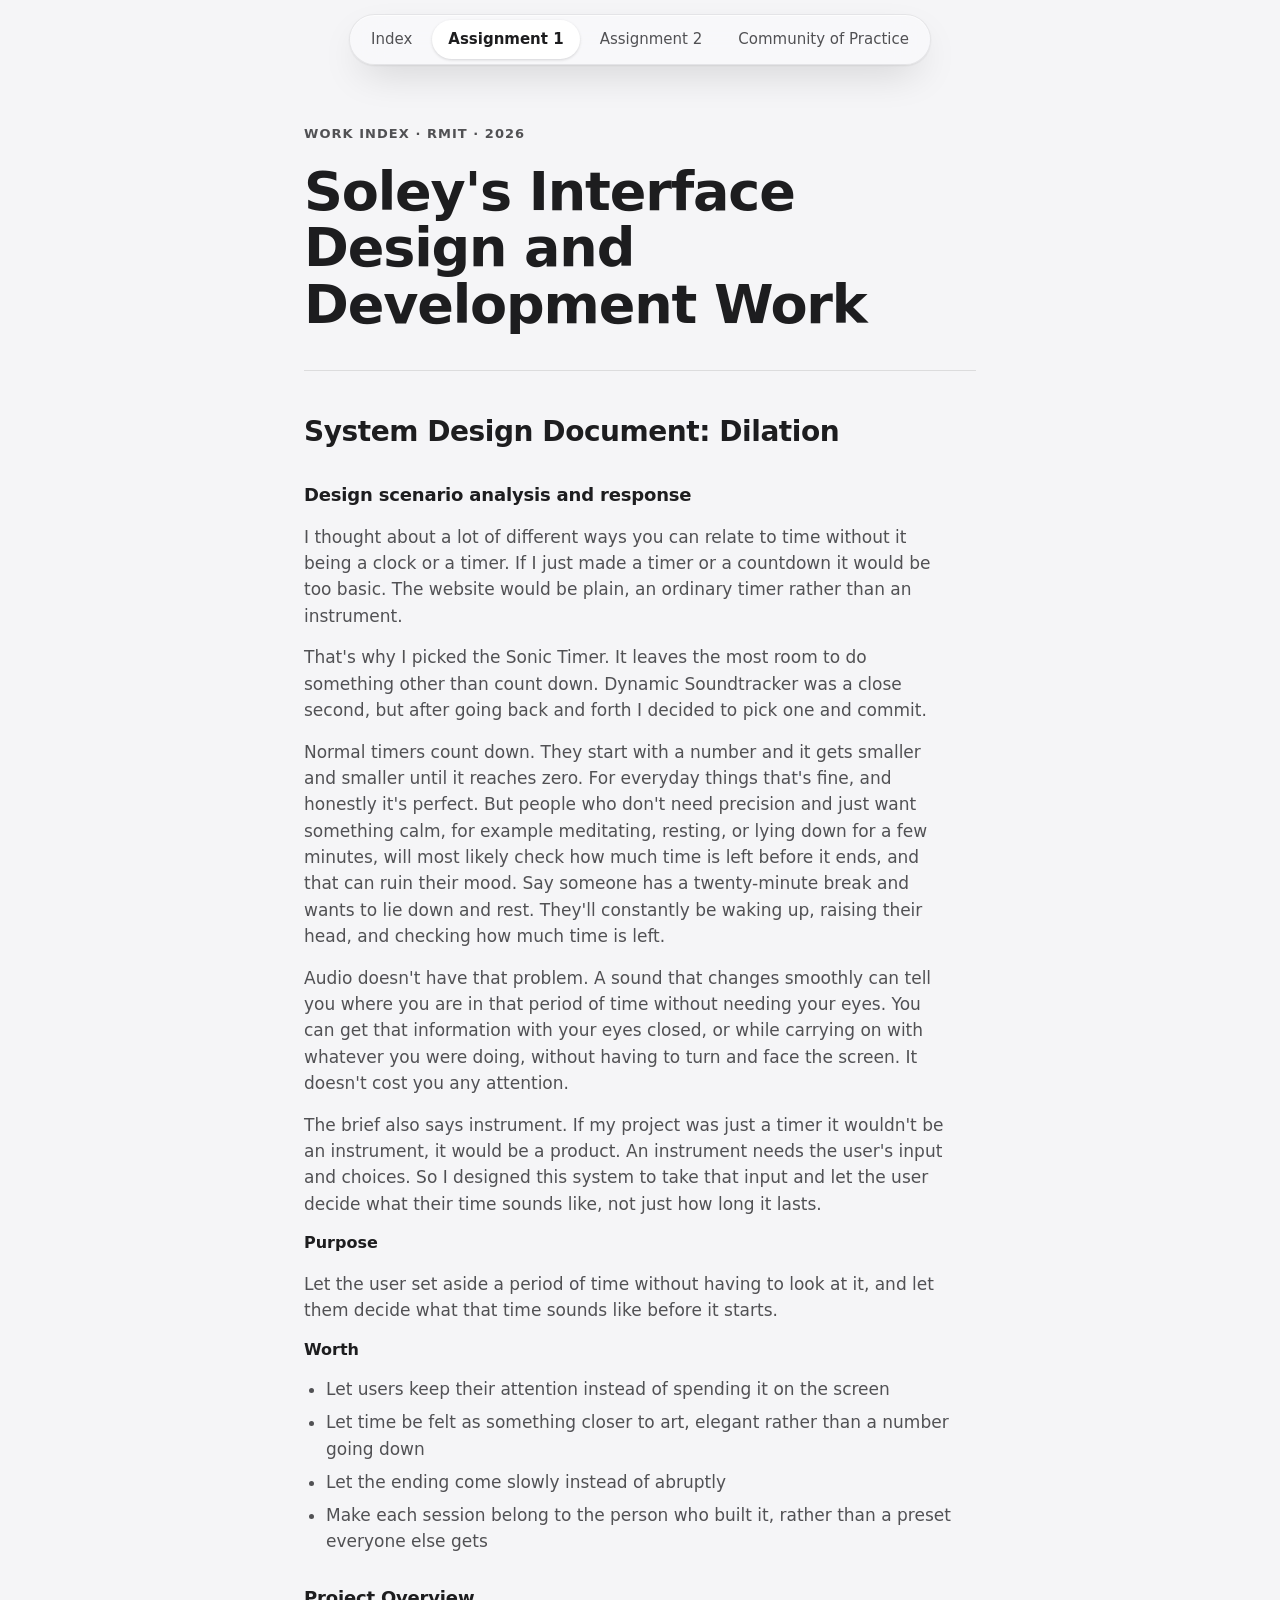
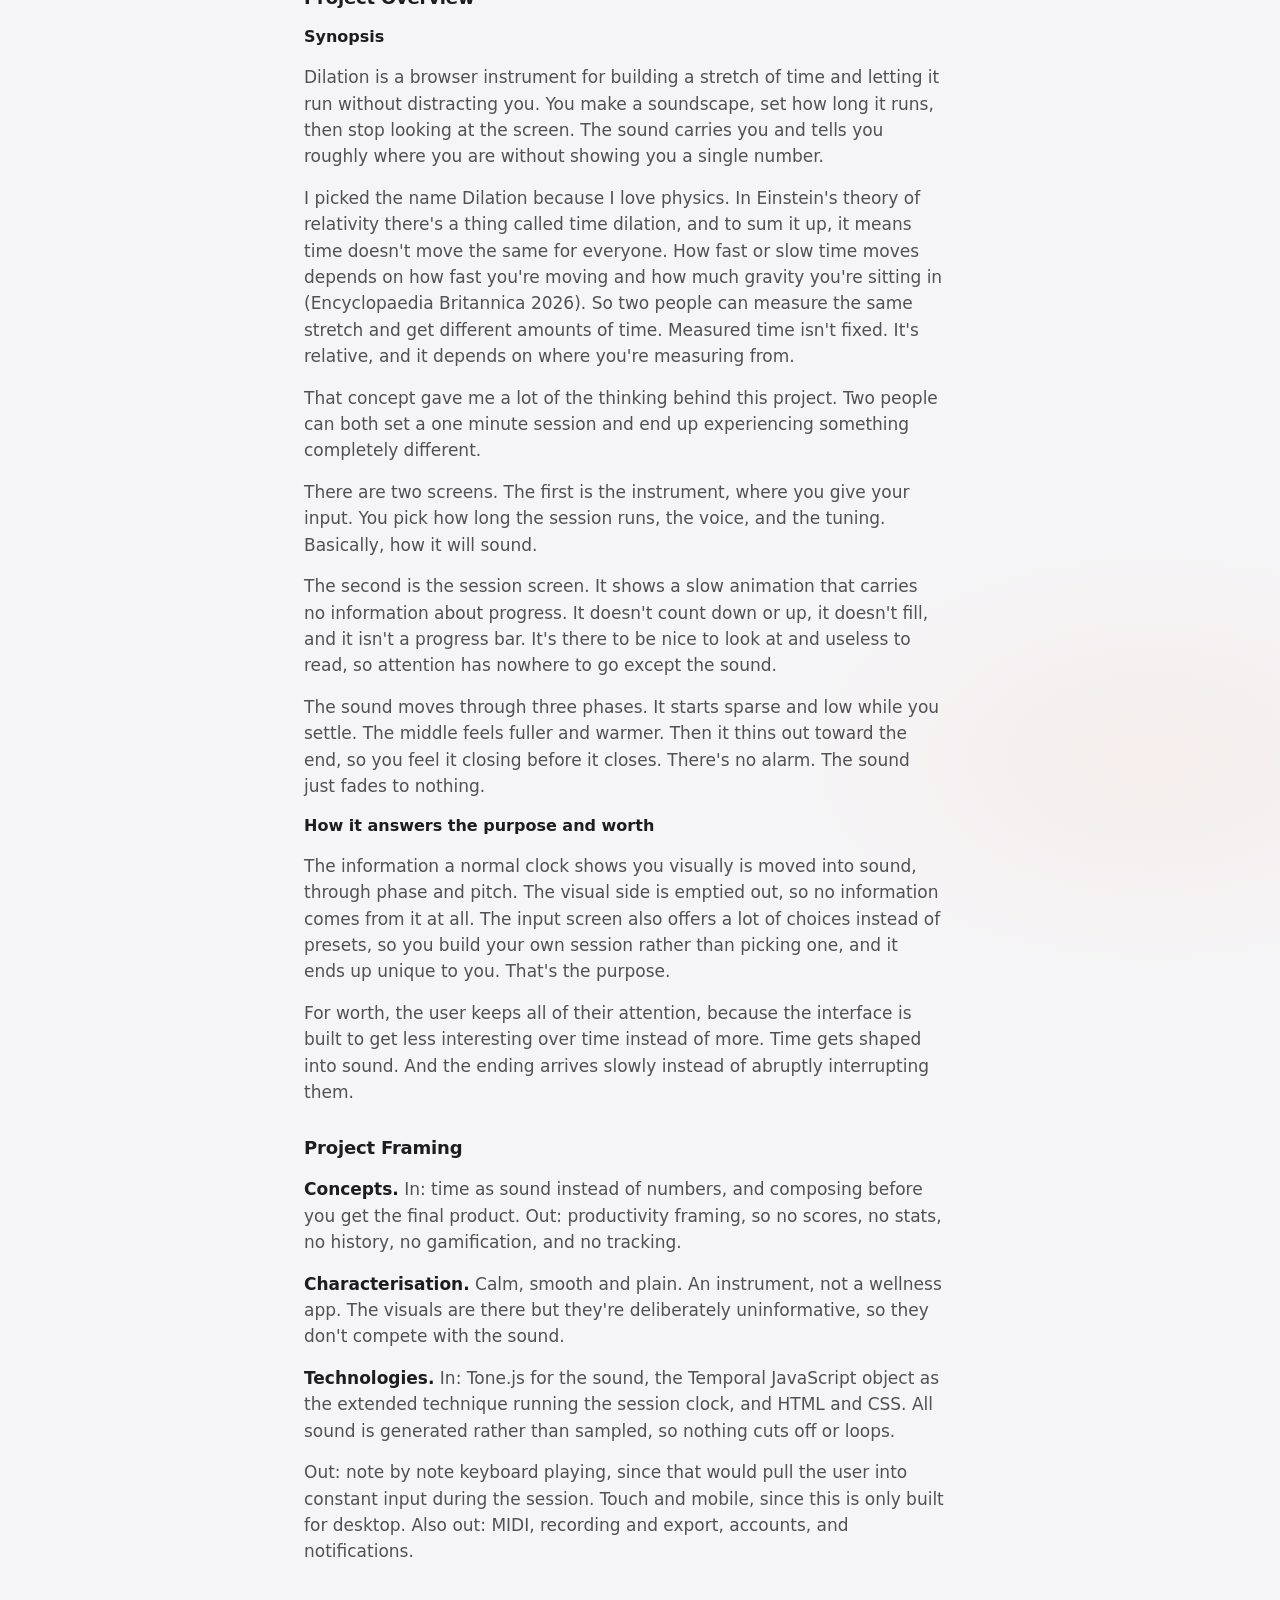
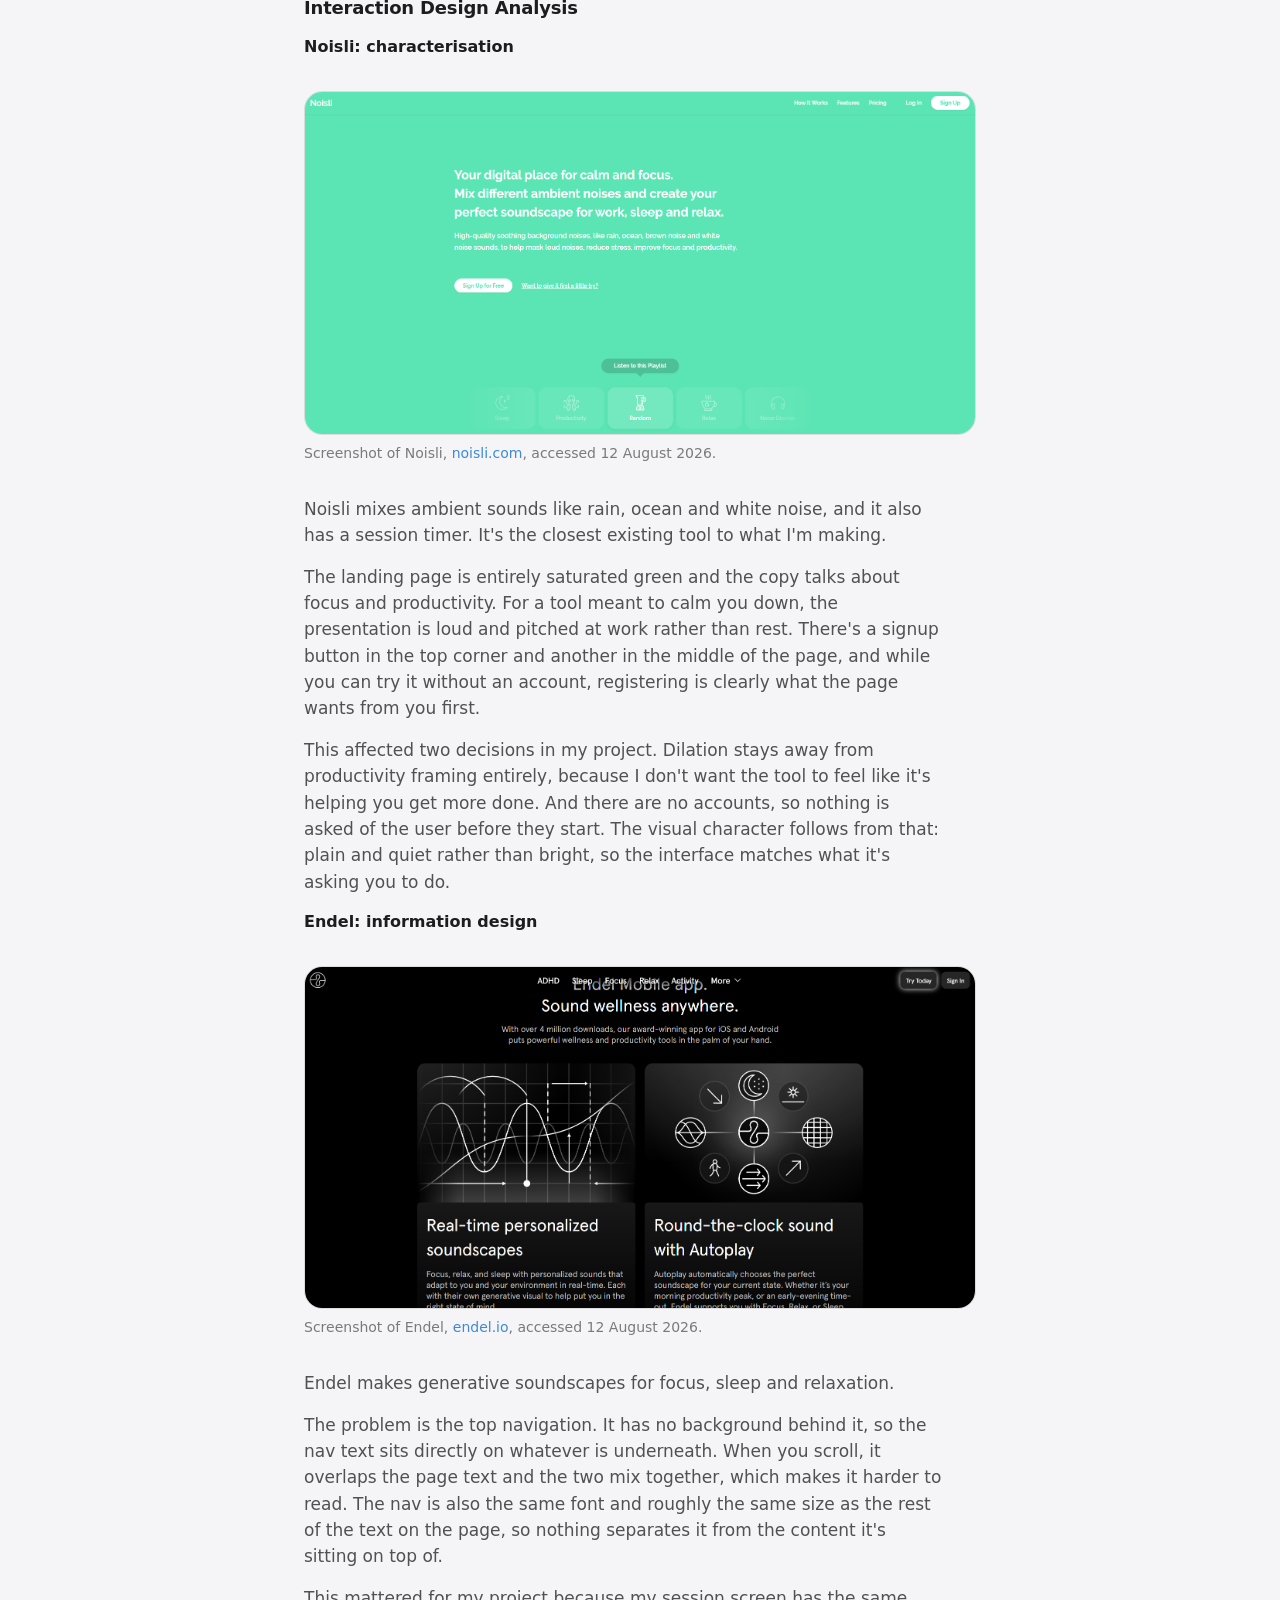
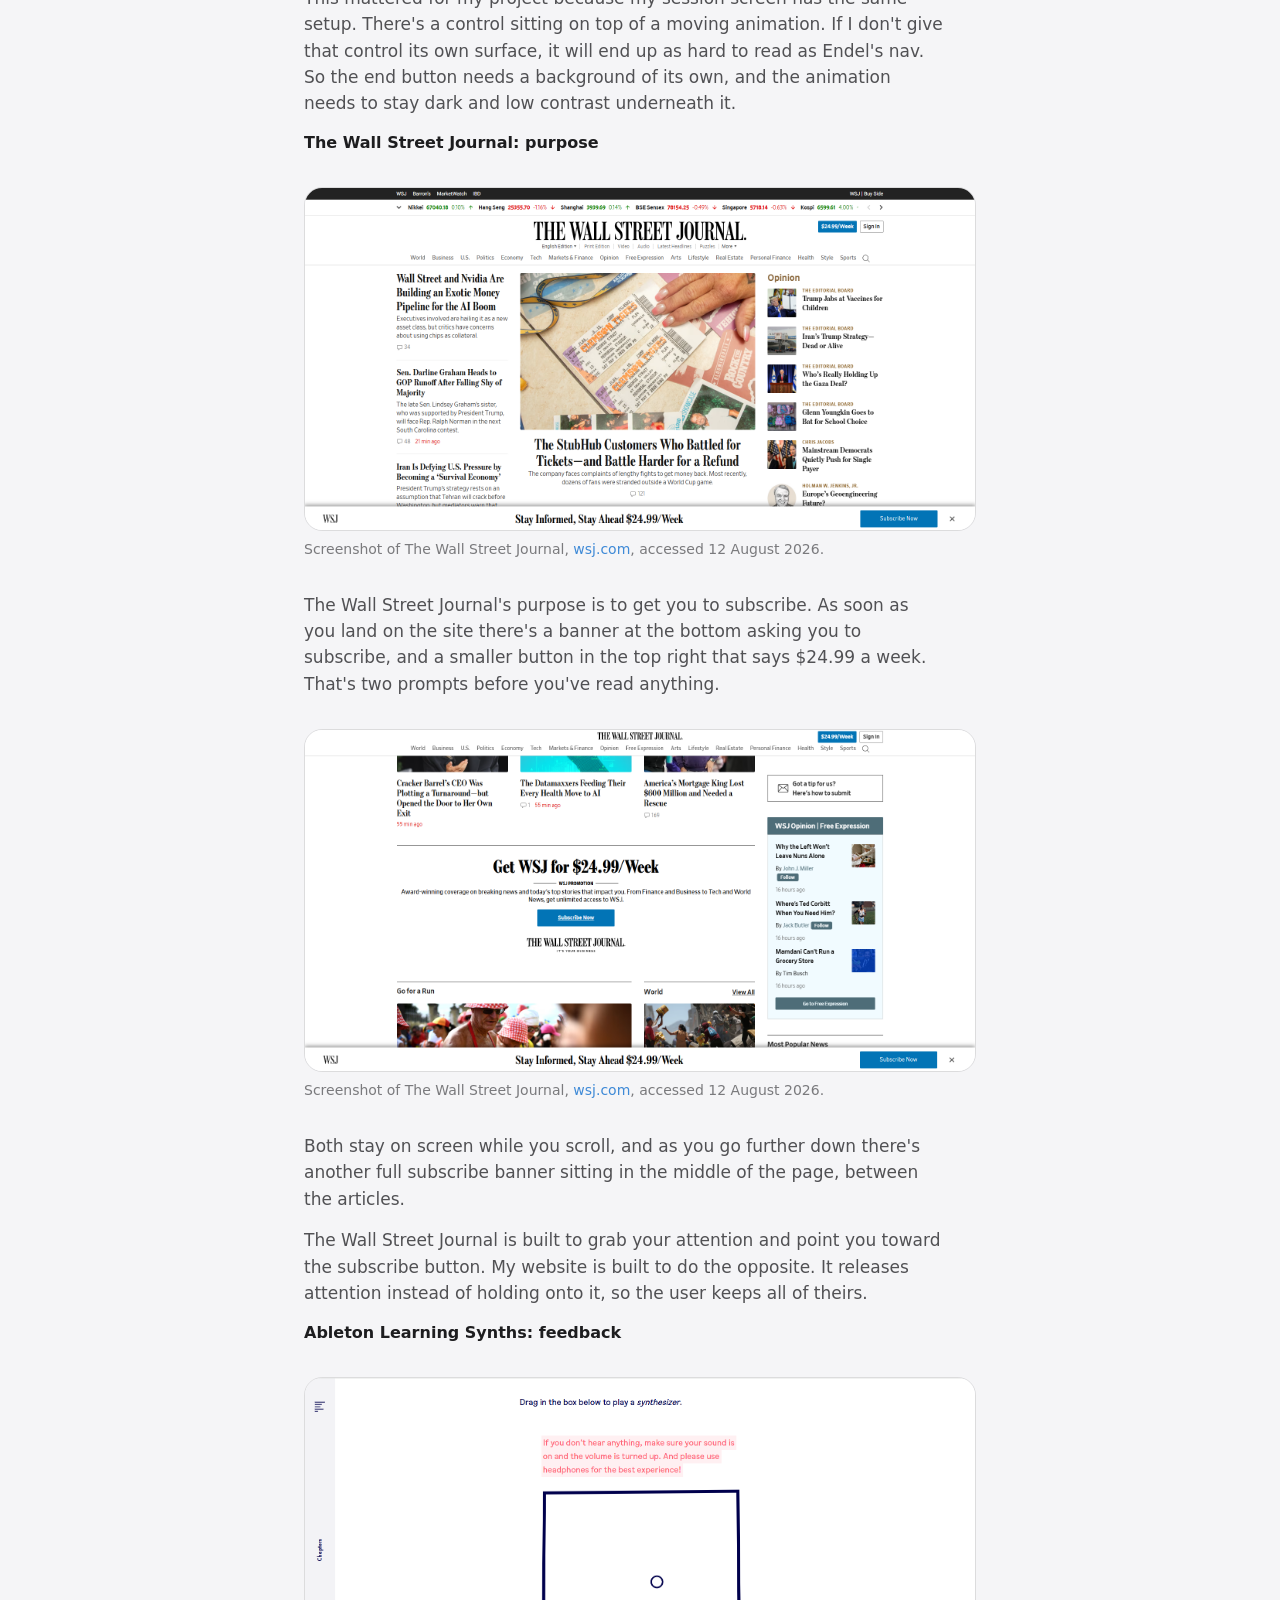
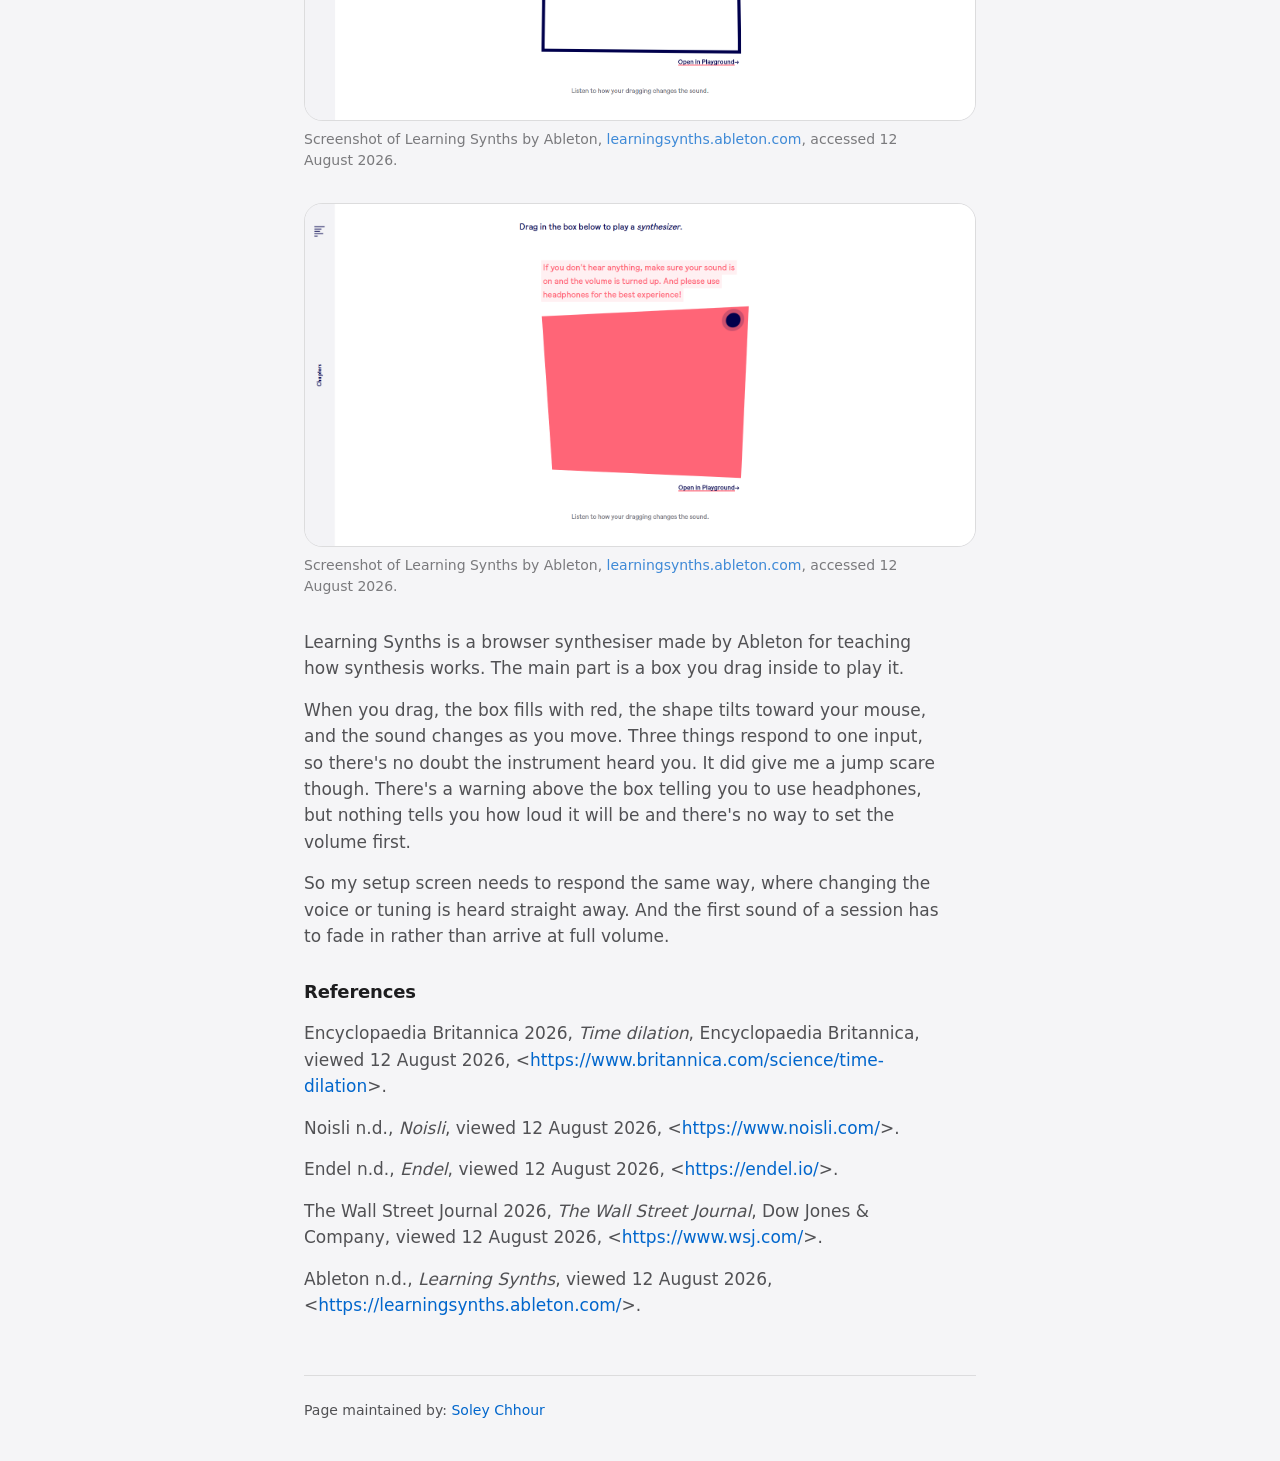
<file: assignment1.html>
<!doctype html>
<html lang="en">
<head>
    <meta charset="UTF-8">
    <meta name="viewport" content="width=device-width, initial-scale=1.0, viewport-fit=cover">

    <title>Assignment 1 &middot; Soley's Work Index</title>

    <link rel="icon" type="image/png" href="./assets/icons/favicon.png">

    <link rel="stylesheet" href="reset.css">
    <link rel="stylesheet" href="style.css">

    <script>
        if (sessionStorage.getItem("seen")) document.documentElement.classList.add("revisit");
        sessionStorage.setItem("seen", "1");
    </script>
</head>
<body>

    <header>
        <p class="kicker">Work Index &middot; RMIT &middot; 2026</p>
        <h1>Soley's Interface Design and Development Work</h1>
    </header>

    <!-- Dock -->
    <nav aria-label="Site">
        <a href="./index.html">Index</a>
        <a href="./assignment1.html" aria-current="page">Assignment 1</a>
        <a href="./assignment2.html">Assignment 2</a>
        <a href="./communityofpractice.html">Community of Practice</a>
    </nav>

    <main>
        <section id="assignment-1">
            <h2>System Design Document: Dilation</h2>

            <h3>Design scenario analysis and response</h3>

            <p>I thought about a lot of different ways you can relate to time without it being a clock or a timer. If I just made a timer or a countdown it would be too basic. The website would be plain, an ordinary timer rather than an instrument.</p>

            <p>That's why I picked the Sonic Timer. It leaves the most room to do something other than count down. Dynamic Soundtracker was a close second, but after going back and forth I decided to pick one and commit.</p>

            <p>Normal timers count down. They start with a number and it gets smaller and smaller until it reaches zero. For everyday things that's fine, and honestly it's perfect. But people who don't need precision and just want something calm, for example meditating, resting, or lying down for a few minutes, will most likely check how much time is left before it ends, and that can ruin their mood. Say someone has a twenty-minute break and wants to lie down and rest. They'll constantly be waking up, raising their head, and checking how much time is left.</p>

            <p>Audio doesn't have that problem. A sound that changes smoothly can tell you where you are in that period of time without needing your eyes. You can get that information with your eyes closed, or while carrying on with whatever you were doing, without having to turn and face the screen. It doesn't cost you any attention.</p>

            <p>The brief also says instrument. If my project was just a timer it wouldn't be an instrument, it would be a product. An instrument needs the user's input and choices. So I designed this system to take that input and let the user decide what their time sounds like, not just how long it lasts.</p>

            <h4>Purpose</h4>

            <p>Let the user set aside a period of time without having to look at it, and let them decide what that time sounds like before it starts.</p>

            <h4>Worth</h4>

            <ul>
                <li>Let users keep their attention instead of spending it on the screen</li>
                <li>Let time be felt as something closer to art, elegant rather than a number going down</li>
                <li>Let the ending come slowly instead of abruptly</li>
                <li>Make each session belong to the person who built it, rather than a preset everyone else gets</li>
            </ul>

            <h3>Project Overview</h3>

            <h4>Synopsis</h4>

            <p>Dilation is a browser instrument for building a stretch of time and letting it run without distracting you. You make a soundscape, set how long it runs, then stop looking at the screen. The sound carries you and tells you roughly where you are without showing you a single number.</p>

            <p>I picked the name Dilation because I love physics. In Einstein's theory of relativity there's a thing called time dilation, and to sum it up, it means time doesn't move the same for everyone. How fast or slow time moves depends on how fast you're moving and how much gravity you're sitting in (Encyclopaedia Britannica 2026). So two people can measure the same stretch and get different amounts of time. Measured time isn't fixed. It's relative, and it depends on where you're measuring from.</p>

            <p>That concept gave me a lot of the thinking behind this project. Two people can both set a one minute session and end up experiencing something completely different.</p>

            <p>There are two screens. The first is the instrument, where you give your input. You pick how long the session runs, the voice, and the tuning. Basically, how it will sound.</p>

            <p>The second is the session screen. It shows a slow animation that carries no information about progress. It doesn't count down or up, it doesn't fill, and it isn't a progress bar. It's there to be nice to look at and useless to read, so attention has nowhere to go except the sound.</p>

            <p>The sound moves through three phases. It starts sparse and low while you settle. The middle feels fuller and warmer. Then it thins out toward the end, so you feel it closing before it closes. There's no alarm. The sound just fades to nothing.</p>

            <h4>How it answers the purpose and worth</h4>

            <p>The information a normal clock shows you visually is moved into sound, through phase and pitch. The visual side is emptied out, so no information comes from it at all. The input screen also offers a lot of choices instead of presets, so you build your own session rather than picking one, and it ends up unique to you. That's the purpose.</p>

            <p>For worth, the user keeps all of their attention, because the interface is built to get less interesting over time instead of more. Time gets shaped into sound. And the ending arrives slowly instead of abruptly interrupting them.</p>

            <h3>Project Framing</h3>

            <p><strong>Concepts.</strong> In: time as sound instead of numbers, and composing before you get the final product. Out: productivity framing, so no scores, no stats, no history, no gamification, and no tracking.</p>

            <p><strong>Characterisation.</strong> Calm, smooth and plain. An instrument, not a wellness app. The visuals are there but they're deliberately uninformative, so they don't compete with the sound.</p>

            <p><strong>Technologies.</strong> In: Tone.js for the sound, the Temporal JavaScript object as the extended technique running the session clock, and HTML and CSS. All sound is generated rather than sampled, so nothing cuts off or loops.</p>

            <p>Out: note by note keyboard playing, since that would pull the user into constant input during the session. Touch and mobile, since this is only built for desktop. Also out: MIDI, recording and export, accounts, and notifications.</p>

            <h3>Interaction Design Analysis</h3>

            <h4>Noisli: characterisation</h4>

            <figure>
                <img src="./assets/images/noisli.png" alt="The Noisli home page. A saturated green background with the heading &quot;Your digital place for calm and focus&quot;, a Sign Up for Free button, and a Sign Up button in the top right corner.">
                <figcaption>Screenshot of Noisli, <a href="https://www.noisli.com/" target="_blank" rel="noopener">noisli.com</a>, accessed 12 August 2026.</figcaption>
            </figure>

            <p>Noisli mixes ambient sounds like rain, ocean and white noise, and it also has a session timer. It's the closest existing tool to what I'm making.</p>

            <p>The landing page is entirely saturated green and the copy talks about focus and productivity. For a tool meant to calm you down, the presentation is loud and pitched at work rather than rest. There's a signup button in the top corner and another in the middle of the page, and while you can try it without an account, registering is clearly what the page wants from you first.</p>

            <p>This affected two decisions in my project. Dilation stays away from productivity framing entirely, because I don't want the tool to feel like it's helping you get more done. And there are no accounts, so nothing is asked of the user before they start. The visual character follows from that: plain and quiet rather than bright, so the interface matches what it's asking you to do.</p>

            <h4>Endel: information design</h4>

            <figure>
                <img src="./assets/images/endel-nav.png" alt="The Endel site scrolled part way down. The fixed top navigation has no background, so the words ADHD, Sleep, Focus, Relax and Activity overlap the heading &quot;Endel Mobile app&quot; underneath and both become hard to read.">
                <figcaption>Screenshot of Endel, <a href="https://endel.io/" target="_blank" rel="noopener">endel.io</a>, accessed 12 August 2026.</figcaption>
            </figure>

            <p>Endel makes generative soundscapes for focus, sleep and relaxation.</p>

            <p>The problem is the top navigation. It has no background behind it, so the nav text sits directly on whatever is underneath. When you scroll, it overlaps the page text and the two mix together, which makes it harder to read. The nav is also the same font and roughly the same size as the rest of the text on the page, so nothing separates it from the content it's sitting on top of.</p>

            <p>This mattered for my project because my session screen has the same setup. There's a control sitting on top of a moving animation. If I don't give that control its own surface, it will end up as hard to read as Endel's nav. So the end button needs a background of its own, and the animation needs to stay dark and low contrast underneath it.</p>

            <h4>The Wall Street Journal: purpose</h4>

            <figure>
                <img src="./assets/images/wsj-home.png" alt="The Wall Street Journal home page. A subscribe banner is fixed across the bottom of the screen and a $24.99 a week button sits in the top right corner, above a dense grid of headlines and a live stock ticker.">
                <figcaption>Screenshot of The Wall Street Journal, <a href="https://www.wsj.com/" target="_blank" rel="noopener">wsj.com</a>, accessed 12 August 2026.</figcaption>
            </figure>

            <p>The Wall Street Journal's purpose is to get you to subscribe. As soon as you land on the site there's a banner at the bottom asking you to subscribe, and a smaller button in the top right that says $24.99 a week. That's two prompts before you've read anything.</p>

            <figure>
                <img src="./assets/images/wsj-scrolled.png" alt="The same site scrolled further down. A third subscribe promotion sits in the middle of the page between the articles, while the bottom banner and top right button are both still on screen.">
                <figcaption>Screenshot of The Wall Street Journal, <a href="https://www.wsj.com/" target="_blank" rel="noopener">wsj.com</a>, accessed 12 August 2026.</figcaption>
            </figure>

            <p>Both stay on screen while you scroll, and as you go further down there's another full subscribe banner sitting in the middle of the page, between the articles.</p>

            <p>The Wall Street Journal is built to grab your attention and point you toward the subscribe button. My website is built to do the opposite. It releases attention instead of holding onto it, so the user keeps all of theirs.</p>

            <h4>Ableton Learning Synths: feedback</h4>

            <figure>
                <img src="./assets/images/learning-synths-idle.png" alt="Learning Synths before any input. An empty white box with a dark blue outline and a small circle in the centre, under an instruction to drag in the box to play.">
                <figcaption>Screenshot of Learning Synths by Ableton, <a href="https://learningsynths.ableton.com/" target="_blank" rel="noopener">learningsynths.ableton.com</a>, accessed 12 August 2026.</figcaption>
            </figure>

            <figure>
                <img src="./assets/images/learning-synths-dragging.png" alt="The same box while being dragged. It has filled with bright red and warped so that its corners tilt toward the cursor, which now sits in the top right.">
                <figcaption>Screenshot of Learning Synths by Ableton, <a href="https://learningsynths.ableton.com/" target="_blank" rel="noopener">learningsynths.ableton.com</a>, accessed 12 August 2026.</figcaption>
            </figure>

            <p>Learning Synths is a browser synthesiser made by Ableton for teaching how synthesis works. The main part is a box you drag inside to play it.</p>

            <p>When you drag, the box fills with red, the shape tilts toward your mouse, and the sound changes as you move. Three things respond to one input, so there's no doubt the instrument heard you. It did give me a jump scare though. There's a warning above the box telling you to use headphones, but nothing tells you how loud it will be and there's no way to set the volume first.</p>

            <p>So my setup screen needs to respond the same way, where changing the voice or tuning is heard straight away. And the first sound of a session has to fade in rather than arrive at full volume.</p>

            <h3>References</h3>

            <p>Encyclopaedia Britannica 2026, <cite>Time dilation</cite>, Encyclopaedia Britannica, viewed 12 August 2026, &lt;<a href="https://www.britannica.com/science/time-dilation" target="_blank" rel="noopener">https://www.britannica.com/science/time-dilation</a>&gt;.</p>

            <p>Noisli n.d., <cite>Noisli</cite>, viewed 12 August 2026, &lt;<a href="https://www.noisli.com/" target="_blank" rel="noopener">https://www.noisli.com/</a>&gt;.</p>

            <p>Endel n.d., <cite>Endel</cite>, viewed 12 August 2026, &lt;<a href="https://endel.io/" target="_blank" rel="noopener">https://endel.io/</a>&gt;.</p>

            <p>The Wall Street Journal 2026, <cite>The Wall Street Journal</cite>, Dow Jones &amp; Company, viewed 12 August 2026, &lt;<a href="https://www.wsj.com/" target="_blank" rel="noopener">https://www.wsj.com/</a>&gt;.</p>

            <p>Ableton n.d., <cite>Learning Synths</cite>, viewed 12 August 2026, &lt;<a href="https://learningsynths.ableton.com/" target="_blank" rel="noopener">https://learningsynths.ableton.com/</a>&gt;.</p>

        </section>
    </main>

    <footer>
        <p>
            Page maintained by:
            <a href="https://github.com/SoleyatRmit" target="_blank" rel="noopener">Soley Chhour</a>
        </p>
    </footer>

</body>
</html>
</file>
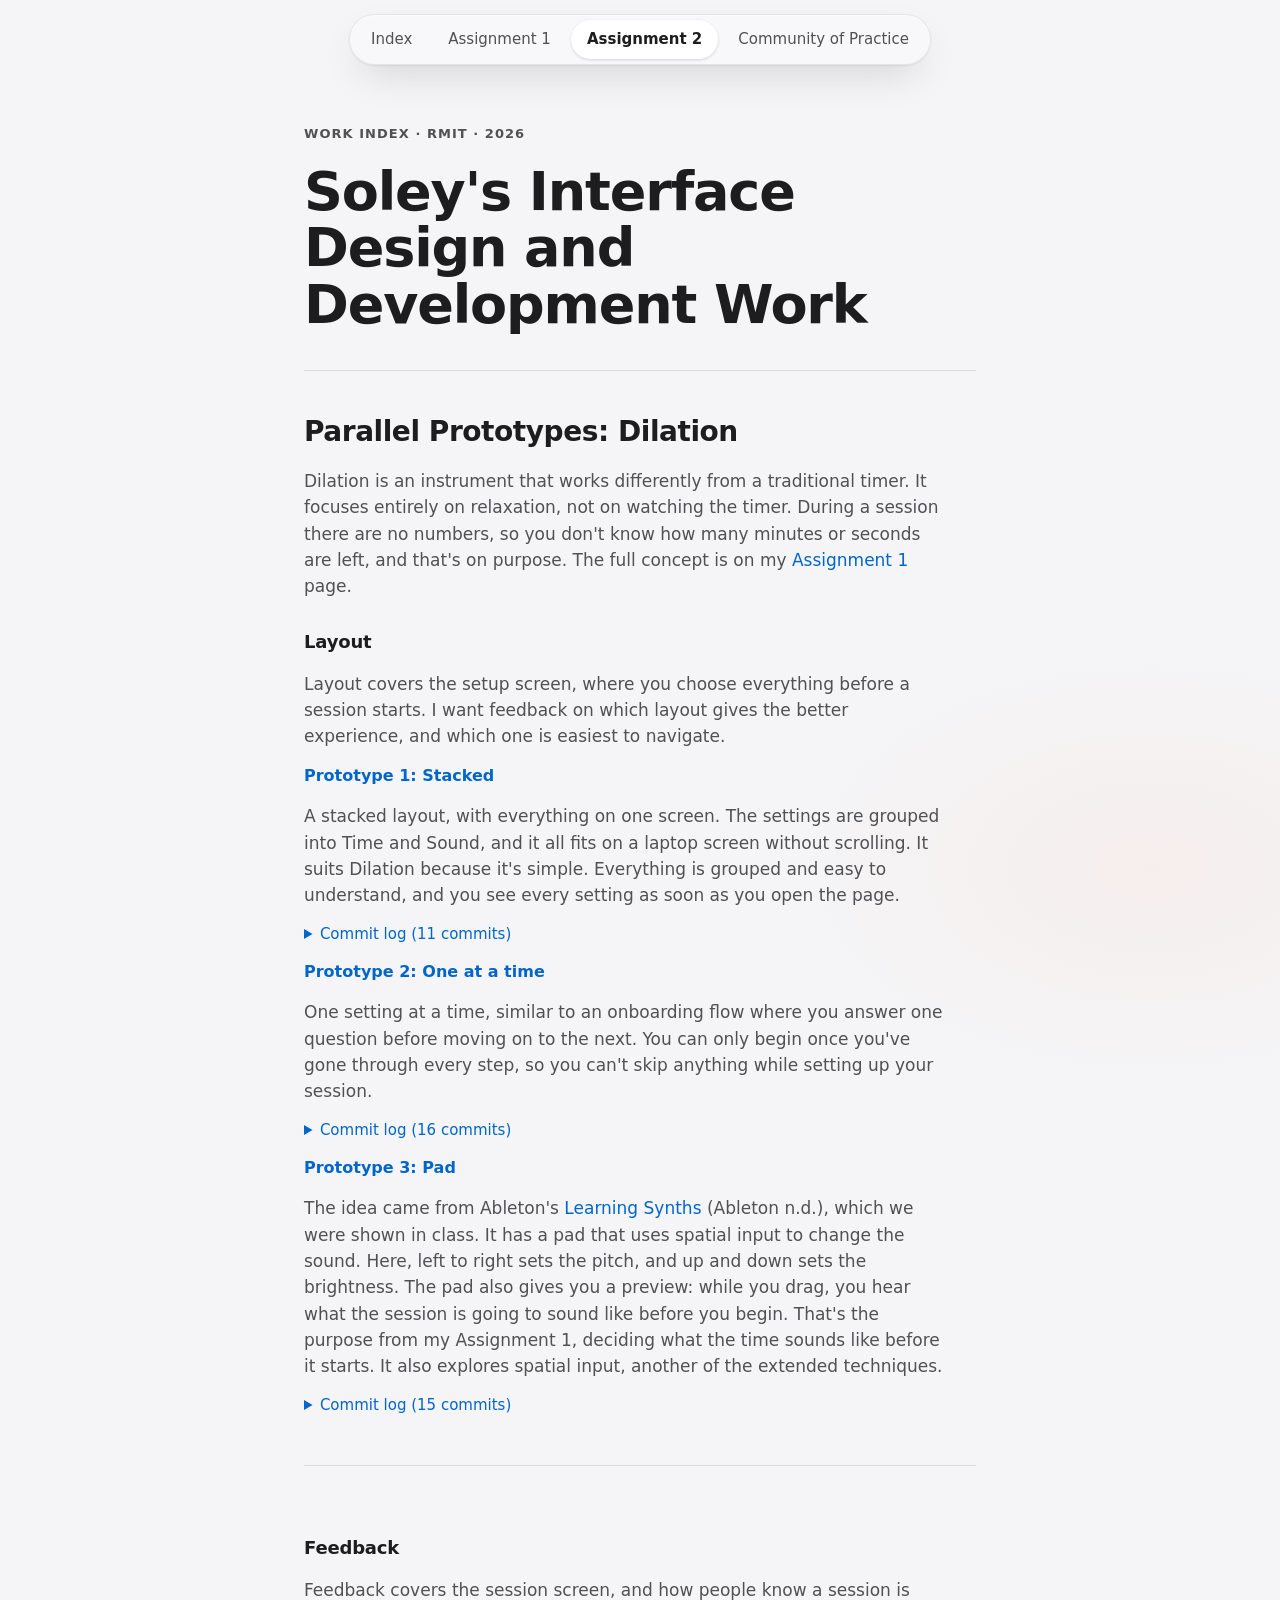
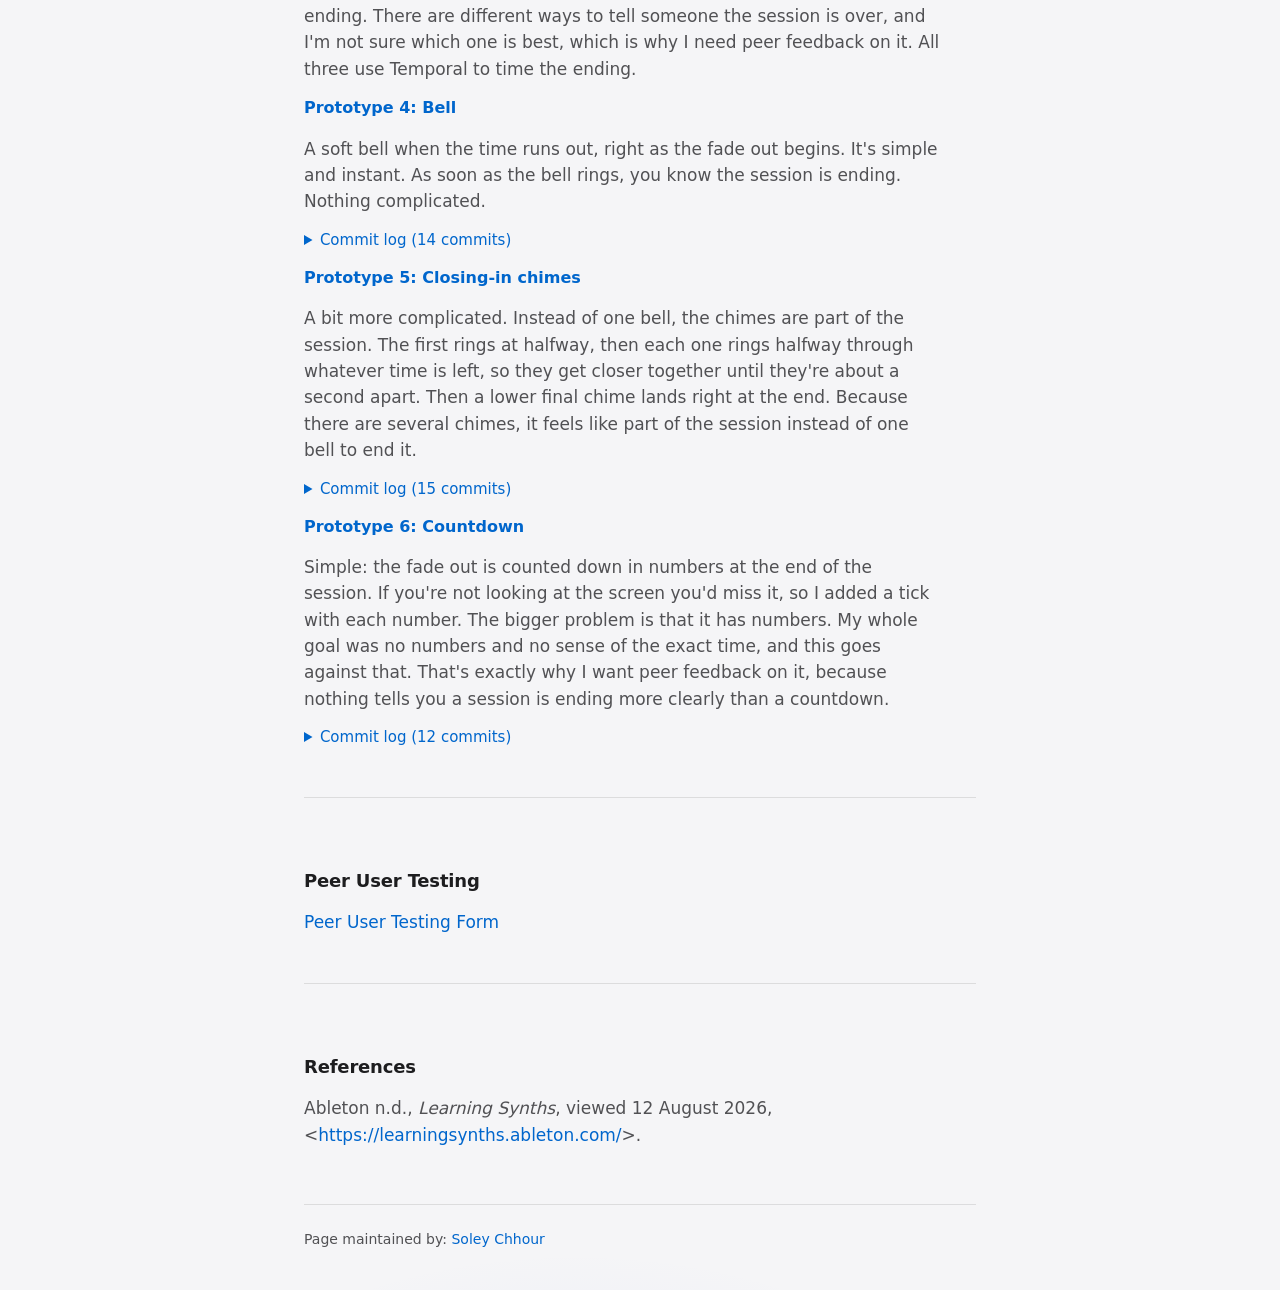
<file: assignment2.html>
<!doctype html>
<html lang="en">
<head>
    <meta charset="UTF-8">
    <meta name="viewport" content="width=device-width, initial-scale=1.0, viewport-fit=cover">

    <title>Assignment 2 &middot; Soley's Work Index</title>

    <link rel="icon" type="image/png" href="./assets/icons/favicon.png">

    <link rel="stylesheet" href="reset.css">
    <link rel="stylesheet" href="style.css">

    <script>
        if (sessionStorage.getItem("seen")) document.documentElement.classList.add("revisit");
        sessionStorage.setItem("seen", "1");
    </script>
</head>
<body>

    <header>
        <p class="kicker">Work Index &middot; RMIT &middot; 2026</p>
        <h1>Soley's Interface Design and Development Work</h1>
    </header>

    <!-- Dock -->
    <nav aria-label="Site">
        <a href="./index.html">Index</a>
        <a href="./assignment1.html">Assignment 1</a>
        <a href="./assignment2.html" aria-current="page">Assignment 2</a>
        <a href="./communityofpractice.html">Community of Practice</a>
    </nav>

    <main>
        <section id="assignment-2">
            <h2>Parallel Prototypes: Dilation</h2>

            <p>Dilation is an instrument that works differently from a traditional timer. It focuses entirely on relaxation, not on watching the timer. During a session there are no numbers, so you don't know how many minutes or seconds are left, and that's on purpose. The full concept is on my <a href="./assignment1.html">Assignment 1</a> page.</p>

            <section id="layout">
                <h3>Layout</h3>

                <p>Layout covers the setup screen, where you choose everything before a session starts. I want feedback on which layout gives the better experience, and which one is easiest to navigate.</p>

                <h4><a href="https://dilationlayoutone.github.io/DilationLayoutOne/" target="_blank" rel="noopener">Prototype 1: Stacked</a></h4>
                <p>A stacked layout, with everything on one screen. The settings are grouped into Time and Sound, and it all fits on a laptop screen without scrolling. It suits Dilation because it's simple. Everything is grouped and easy to understand, and you see every setting as soon as you open the page.</p>
                <details class="log">
                    <summary>Commit log (11 commits)</summary>
                    <table>
                        <caption>Commit log, LayoutOne branch</caption>
                        <thead>
                            <tr><th scope="col">Author</th><th scope="col">Date</th><th scope="col">Subject</th><th scope="col">Body</th></tr>
                        </thead>
                        <tbody>
                        <tr><td>SoleyatRmit</td><td>Mon Sep 28 17:15:04 2026 +0700</td><td>Update style.css</td><td>Tightened the spacing so everything fits on a 720px high screen without needing to scroll. Claude helped with this.</td></tr>
                        <tr><td>SoleyatRmit</td><td>Mon Sep 28 17:08:30 2026 +0700</td><td>Group the set up page by Time and Sound</td><td>Basic HTML and CSS changes to group the set up settings by Time and Sound.</td></tr>
                        <tr><td>SoleyatRmit</td><td>Mon Sep 28 16:33:13 2026 +0700</td><td>Arrows spacing</td><td>Spaced out the up and down arrows so it fits with the rest of the website.</td></tr>
                        <tr><td>SoleyatRmit</td><td>Mon Sep 28 16:29:13 2026 +0700</td><td>Update the style of the up and down arrow keys</td><td>Claude helped with the background line.</td></tr>
                        <tr><td>SoleyatRmit</td><td>Mon Sep 28 16:15:10 2026 +0700</td><td>Added a favicon</td><td>Claude helped with this but I came up with the wave design.</td></tr>
                        <tr><td>SoleyatRmit</td><td>Mon Sep 28 16:09:36 2026 +0700</td><td>Added Esc function to end the session</td><td></td></tr>
                        <tr><td>SoleyatRmit</td><td>Mon Sep 28 16:06:04 2026 +0700</td><td>Pitch lift at the end of session</td><td></td></tr>
                        <tr><td>SoleyatRmit</td><td>Mon Sep 28 15:59:04 2026 +0700</td><td>Update style.css</td><td>Added hover animations on the set up page.</td></tr>
                        <tr><td>SoleyatRmit</td><td>Mon Sep 28 15:49:43 2026 +0700</td><td>Fixed volume slider</td><td>Fix the slider and made it longer.</td></tr>
                        <tr><td>SoleyatRmit</td><td>Mon Sep 28 15:35:04 2026 +0700</td><td>Added a volume slider</td><td>Volume slider at the bottom of the set up page</td></tr>
                        <tr><td>SoleyatRmit</td><td>Mon Sep 28 14:12:59 2026 +0700</td><td>Uploaded Prototype</td><td></td></tr>
                        </tbody>
                    </table>
                    <p class="log-download"><a href="./assets/logs/LayoutOne.csv" download>Download this log as a CSV</a></p>
                </details>

                <h4><a href="https://dilationlayouttwo.github.io/DilationLayoutTwo/" target="_blank" rel="noopener">Prototype 2: One at a time</a></h4>
                <p>One setting at a time, similar to an onboarding flow where you answer one question before moving on to the next. You can only begin once you've gone through every step, so you can't skip anything while setting up your session.</p>
                <details class="log">
                    <summary>Commit log (16 commits)</summary>
                    <table>
                        <caption>Commit log, LayoutTwo branch</caption>
                        <thead>
                            <tr><th scope="col">Author</th><th scope="col">Date</th><th scope="col">Subject</th><th scope="col">Body</th></tr>
                        </thead>
                        <tbody>
                        <tr><td>SoleyatRmit</td><td>Mon Sep 28 18:29:28 2026 +0700</td><td>Update index.html</td><td>Fixed a bug where pressing Enter would skipped all the other pages and starts the session. Claude found this bug and fixed it too.</td></tr>
                        <tr><td>SoleyatRmit</td><td>Mon Sep 28 18:25:14 2026 +0700</td><td>Update style.css</td><td>Added fade animation to the steps too</td></tr>
                        <tr><td>SoleyatRmit</td><td>Mon Sep 28 18:20:57 2026 +0700</td><td>Page counter</td><td>Added page counter to see what page you&#x27;re on and how many are left.</td></tr>
                        <tr><td>SoleyatRmit</td><td>Mon Sep 28 18:13:53 2026 +0700</td><td>Update style.css</td><td>Style the next and back buttons. Make it match with the rest of the website.</td></tr>
                        <tr><td>SoleyatRmit</td><td>Mon Sep 28 17:51:33 2026 +0700</td><td>Update index.html</td><td>Move Begin button to the last step</td></tr>
                        <tr><td>SoleyatRmit</td><td>Mon Sep 28 17:49:26 2026 +0700</td><td>Show one setting at a time part 2</td><td>Continuing the coding and added next and back buttons.</td></tr>
                        <tr><td>SoleyatRmit</td><td>Mon Sep 28 17:29:39 2026 +0700</td><td>Show one setting at a time</td><td>Make CSS show the settings in the address bar and if nothing is there then start at length (first step).</td></tr>
                        <tr><td>SoleyatRmit</td><td>Mon Sep 28 16:33:13 2026 +0700</td><td>Arrows spacing</td><td>Spaced out the up and down arrows so it fits with the rest of the website.</td></tr>
                        <tr><td>SoleyatRmit</td><td>Mon Sep 28 16:29:13 2026 +0700</td><td>Update the style of the up and down arrow keys</td><td>Claude helped with the background line.</td></tr>
                        <tr><td>SoleyatRmit</td><td>Mon Sep 28 16:15:10 2026 +0700</td><td>Added a favicon</td><td>Claude helped with this but I came up with the wave design.</td></tr>
                        <tr><td>SoleyatRmit</td><td>Mon Sep 28 16:09:36 2026 +0700</td><td>Added Esc function to end the session</td><td></td></tr>
                        <tr><td>SoleyatRmit</td><td>Mon Sep 28 16:06:04 2026 +0700</td><td>Pitch lift at the end of session</td><td></td></tr>
                        <tr><td>SoleyatRmit</td><td>Mon Sep 28 15:59:04 2026 +0700</td><td>Update style.css</td><td>Added hover animations on the set up page.</td></tr>
                        <tr><td>SoleyatRmit</td><td>Mon Sep 28 15:49:43 2026 +0700</td><td>Fixed volume slider</td><td>Fix the slider and made it longer.</td></tr>
                        <tr><td>SoleyatRmit</td><td>Mon Sep 28 15:35:04 2026 +0700</td><td>Added a volume slider</td><td>Volume slider at the bottom of the set up page</td></tr>
                        <tr><td>SoleyatRmit</td><td>Mon Sep 28 14:12:59 2026 +0700</td><td>Uploaded Prototype</td><td></td></tr>
                        </tbody>
                    </table>
                    <p class="log-download"><a href="./assets/logs/LayoutTwo.csv" download>Download this log as a CSV</a></p>
                </details>

                <h4><a href="https://dilationlayoutthree.github.io/DilationLayoutThree/" target="_blank" rel="noopener">Prototype 3: Pad</a></h4>
                <p>The idea came from Ableton's <a href="https://learningsynths.ableton.com/" target="_blank" rel="noopener">Learning Synths</a> (Ableton n.d.), which we were shown in class. It has a pad that uses spatial input to change the sound. Here, left to right sets the pitch, and up and down sets the brightness. The pad also gives you a preview: while you drag, you hear what the session is going to sound like before you begin. That's the purpose from my Assignment 1, deciding what the time sounds like before it starts. It also explores spatial input, another of the extended techniques.</p>
                <details class="log">
                    <summary>Commit log (15 commits)</summary>
                    <table>
                        <caption>Commit log, LayoutThree branch</caption>
                        <thead>
                            <tr><th scope="col">Author</th><th scope="col">Date</th><th scope="col">Subject</th><th scope="col">Body</th></tr>
                        </thead>
                        <tbody>
                        <tr><td>SoleyatRmit</td><td>Mon Sep 28 20:41:33 2026 +0700</td><td>Added arrow keys support for the pad</td><td></td></tr>
                        <tr><td>SoleyatRmit</td><td>Mon Sep 28 20:17:02 2026 +0700</td><td>Labelled the pad</td><td></td></tr>
                        <tr><td>SoleyatRmit</td><td>Mon Sep 28 19:51:30 2026 +0700</td><td>Update main.js</td><td>Added feature where you can hear the preview while dragging on the pad. Claude helped a lot with this part.</td></tr>
                        <tr><td>SoleyatRmit</td><td>Mon Sep 28 19:22:56 2026 +0700</td><td>Update main.js</td><td>Added brightness to the pad, so y level for brightness and x level for pitch.</td></tr>
                        <tr><td>SoleyatRmit</td><td>Mon Sep 28 19:03:18 2026 +0700</td><td>Making the Pad functional</td><td>Making it draggable and continuing with the coding. Claude helped a lot with this.</td></tr>
                        <tr><td>SoleyatRmit</td><td>Mon Sep 28 18:51:27 2026 +0700</td><td>Replaced tuning with a pad</td><td>Added a pad and removed the previous tuning buttons. Backend is not there yet so it&#x27;s not working.</td></tr>
                        <tr><td>SoleyatRmit</td><td>Mon Sep 28 16:33:13 2026 +0700</td><td>Arrows spacing</td><td>Spaced out the up and down arrows so it fits with the rest of the website.</td></tr>
                        <tr><td>SoleyatRmit</td><td>Mon Sep 28 16:29:13 2026 +0700</td><td>Update the style of the up and down arrow keys</td><td>Claude helped with the background line.</td></tr>
                        <tr><td>SoleyatRmit</td><td>Mon Sep 28 16:15:10 2026 +0700</td><td>Added a favicon</td><td>Claude helped with this but I came up with the wave design.</td></tr>
                        <tr><td>SoleyatRmit</td><td>Mon Sep 28 16:09:36 2026 +0700</td><td>Added Esc function to end the session</td><td></td></tr>
                        <tr><td>SoleyatRmit</td><td>Mon Sep 28 16:06:04 2026 +0700</td><td>Pitch lift at the end of session</td><td></td></tr>
                        <tr><td>SoleyatRmit</td><td>Mon Sep 28 15:59:04 2026 +0700</td><td>Update style.css</td><td>Added hover animations on the set up page.</td></tr>
                        <tr><td>SoleyatRmit</td><td>Mon Sep 28 15:49:43 2026 +0700</td><td>Fixed volume slider</td><td>Fix the slider and made it longer.</td></tr>
                        <tr><td>SoleyatRmit</td><td>Mon Sep 28 15:35:04 2026 +0700</td><td>Added a volume slider</td><td>Volume slider at the bottom of the set up page</td></tr>
                        <tr><td>SoleyatRmit</td><td>Mon Sep 28 14:12:59 2026 +0700</td><td>Uploaded Prototype</td><td></td></tr>
                        </tbody>
                    </table>
                    <p class="log-download"><a href="./assets/logs/LayoutThree.csv" download>Download this log as a CSV</a></p>
                </details>

            </section>

            <section id="feedback">
                <h3>Feedback</h3>

                <p>Feedback covers the session screen, and how people know a session is ending. There are different ways to tell someone the session is over, and I'm not sure which one is best, which is why I need peer feedback on it. All three use Temporal to time the ending.</p>

                <h4><a href="https://dilationfeedbackone.github.io/DilationFeedbackOne/" target="_blank" rel="noopener">Prototype 4: Bell</a></h4>
                <p>A soft bell when the time runs out, right as the fade out begins. It's simple and instant. As soon as the bell rings, you know the session is ending. Nothing complicated.</p>
                <details class="log">
                    <summary>Commit log (14 commits)</summary>
                    <table>
                        <caption>Commit log, FeedbackOne branch</caption>
                        <thead>
                            <tr><th scope="col">Author</th><th scope="col">Date</th><th scope="col">Subject</th><th scope="col">Body</th></tr>
                        </thead>
                        <tbody>
                        <tr><td>SoleyatRmit</td><td>Tue Sep 29 10:12:55 2026 +0700</td><td>Bell only rings when time runs out</td><td>The bell now only rings when the time naturally runs out. The bell won&#x27;t ring when the user manually ends the session anymore.</td></tr>
                        <tr><td>SoleyatRmit</td><td>Tue Sep 29 09:09:37 2026 +0700</td><td>Gave the bell some reverb</td><td></td></tr>
                        <tr><td>SoleyatRmit</td><td>Tue Sep 29 09:01:21 2026 +0700</td><td>Bell tuning</td><td>Bell sound now also follow the tune settings.</td></tr>
                        <tr><td>SoleyatRmit</td><td>Tue Sep 29 08:51:43 2026 +0700</td><td>Update main.js</td><td>The bell volume now scales with the volume slider.</td></tr>
                        <tr><td>SoleyatRmit</td><td>Tue Sep 29 08:47:22 2026 +0700</td><td>Added a bell sound at the end of every session</td><td></td></tr>
                        <tr><td>SoleyatRmit</td><td>Mon Sep 28 16:33:13 2026 +0700</td><td>Arrows spacing</td><td>Spaced out the up and down arrows so it fits with the rest of the website.</td></tr>
                        <tr><td>SoleyatRmit</td><td>Mon Sep 28 16:29:13 2026 +0700</td><td>Update the style of the up and down arrow keys</td><td>Claude helped with the background line.</td></tr>
                        <tr><td>SoleyatRmit</td><td>Mon Sep 28 16:15:10 2026 +0700</td><td>Added a favicon</td><td>Claude helped with this but I came up with the wave design.</td></tr>
                        <tr><td>SoleyatRmit</td><td>Mon Sep 28 16:09:36 2026 +0700</td><td>Added Esc function to end the session</td><td></td></tr>
                        <tr><td>SoleyatRmit</td><td>Mon Sep 28 16:06:04 2026 +0700</td><td>Pitch lift at the end of session</td><td></td></tr>
                        <tr><td>SoleyatRmit</td><td>Mon Sep 28 15:59:04 2026 +0700</td><td>Update style.css</td><td>Added hover animations on the set up page.</td></tr>
                        <tr><td>SoleyatRmit</td><td>Mon Sep 28 15:49:43 2026 +0700</td><td>Fixed volume slider</td><td>Fix the slider and made it longer.</td></tr>
                        <tr><td>SoleyatRmit</td><td>Mon Sep 28 15:35:04 2026 +0700</td><td>Added a volume slider</td><td>Volume slider at the bottom of the set up page</td></tr>
                        <tr><td>SoleyatRmit</td><td>Mon Sep 28 14:12:59 2026 +0700</td><td>Uploaded Prototype</td><td></td></tr>
                        </tbody>
                    </table>
                    <p class="log-download"><a href="./assets/logs/FeedbackOne.csv" download>Download this log as a CSV</a></p>
                </details>

                <h4><a href="https://dilationfeedbacktwo.github.io/DilationFeedbackTwo/" target="_blank" rel="noopener">Prototype 5: Closing-in chimes</a></h4>
                <p>A bit more complicated. Instead of one bell, the chimes are part of the session. The first rings at halfway, then each one rings halfway through whatever time is left, so they get closer together until they're about a second apart. Then a lower final chime lands right at the end. Because there are several chimes, it feels like part of the session instead of one bell to end it.</p>
                <details class="log">
                    <summary>Commit log (15 commits)</summary>
                    <table>
                        <caption>Commit log, FeedbackTwo branch</caption>
                        <thead>
                            <tr><th scope="col">Author</th><th scope="col">Date</th><th scope="col">Subject</th><th scope="col">Body</th></tr>
                        </thead>
                        <tbody>
                        <tr><td>SoleyatRmit</td><td>Tue Sep 29 14:57:43 2026 +0700</td><td>More chimes in short sessions</td><td>Chimes can now come as close as 1.2 seconds apart.</td></tr>
                        <tr><td>SoleyatRmit</td><td>Tue Sep 29 14:52:56 2026 +0700</td><td>Added final end charm</td><td>Added one final charm that sounds different so users know for sure its ending.</td></tr>
                        <tr><td>SoleyatRmit</td><td>Tue Sep 29 14:40:55 2026 +0700</td><td>Soft start</td><td>First chime now starts soft and goes to full volume halfway through.</td></tr>
                        <tr><td>SoleyatRmit</td><td>Tue Sep 29 14:25:05 2026 +0700</td><td>Different chime tones</td><td>Chimes now have different notes</td></tr>
                        <tr><td>SoleyatRmit</td><td>Tue Sep 29 13:54:39 2026 +0700</td><td>Fixed the calculations</td><td>Instead of having fixed time, the chimes are now calculated by halving whatever time is left until there are less than 1.5 seconds apart.</td></tr>
                        <tr><td>SoleyatRmit</td><td>Tue Sep 29 13:40:20 2026 +0700</td><td>Added closing in chimes</td><td>Chimes ring at a half, three quarters, seven eighths and fifteen sixteenths of the session, so they come closer together as the end nears. Claude helped a lot with this.</td></tr>
                        <tr><td>SoleyatRmit</td><td>Mon Sep 28 16:33:13 2026 +0700</td><td>Arrows spacing</td><td>Spaced out the up and down arrows so it fits with the rest of the website.</td></tr>
                        <tr><td>SoleyatRmit</td><td>Mon Sep 28 16:29:13 2026 +0700</td><td>Update the style of the up and down arrow keys</td><td>Claude helped with the background line.</td></tr>
                        <tr><td>SoleyatRmit</td><td>Mon Sep 28 16:15:10 2026 +0700</td><td>Added a favicon</td><td>Claude helped with this but I came up with the wave design.</td></tr>
                        <tr><td>SoleyatRmit</td><td>Mon Sep 28 16:09:36 2026 +0700</td><td>Added Esc function to end the session</td><td></td></tr>
                        <tr><td>SoleyatRmit</td><td>Mon Sep 28 16:06:04 2026 +0700</td><td>Pitch lift at the end of session</td><td></td></tr>
                        <tr><td>SoleyatRmit</td><td>Mon Sep 28 15:59:04 2026 +0700</td><td>Update style.css</td><td>Added hover animations on the set up page.</td></tr>
                        <tr><td>SoleyatRmit</td><td>Mon Sep 28 15:49:43 2026 +0700</td><td>Fixed volume slider</td><td>Fix the slider and made it longer.</td></tr>
                        <tr><td>SoleyatRmit</td><td>Mon Sep 28 15:35:04 2026 +0700</td><td>Added a volume slider</td><td>Volume slider at the bottom of the set up page</td></tr>
                        <tr><td>SoleyatRmit</td><td>Mon Sep 28 14:12:59 2026 +0700</td><td>Uploaded Prototype</td><td></td></tr>
                        </tbody>
                    </table>
                    <p class="log-download"><a href="./assets/logs/FeedbackTwo.csv" download>Download this log as a CSV</a></p>
                </details>

                <h4><a href="https://dilationfeedbackthree.github.io/DilationFeedbackThree/" target="_blank" rel="noopener">Prototype 6: Countdown</a></h4>
                <p>Simple: the fade out is counted down in numbers at the end of the session. If you're not looking at the screen you'd miss it, so I added a tick with each number. The bigger problem is that it has numbers. My whole goal was no numbers and no sense of the exact time, and this goes against that. That's exactly why I want peer feedback on it, because nothing tells you a session is ending more clearly than a countdown.</p>
                <details class="log">
                    <summary>Commit log (12 commits)</summary>
                    <table>
                        <caption>Commit log, FeedbackThree branch</caption>
                        <thead>
                            <tr><th scope="col">Author</th><th scope="col">Date</th><th scope="col">Subject</th><th scope="col">Body</th></tr>
                        </thead>
                        <tbody>
                        <tr><td>SoleyatRmit</td><td>Tue Sep 29 21:02:27 2026 +0700</td><td>Added tick sounds when counting down</td><td>Make it so people who aren&#x27;t looking at the screen can hear the countdown. Claude helped a lot with this.</td></tr>
                        <tr><td>SoleyatRmit</td><td>Tue Sep 29 20:42:28 2026 +0700</td><td>Removed the end button while during countdown</td><td>The end button is not needed after the countdown begins.</td></tr>
                        <tr><td>SoleyatRmit</td><td>Tue Sep 29 20:38:21 2026 +0700</td><td>Added countdown at the end of session</td><td></td></tr>
                        <tr><td>SoleyatRmit</td><td>Mon Sep 28 16:33:13 2026 +0700</td><td>Arrows spacing</td><td>Spaced out the up and down arrows so it fits with the rest of the website.</td></tr>
                        <tr><td>SoleyatRmit</td><td>Mon Sep 28 16:29:13 2026 +0700</td><td>Update the style of the up and down arrow keys</td><td>Claude helped with the background line.</td></tr>
                        <tr><td>SoleyatRmit</td><td>Mon Sep 28 16:15:10 2026 +0700</td><td>Added a favicon</td><td>Claude helped with this but I came up with the wave design.</td></tr>
                        <tr><td>SoleyatRmit</td><td>Mon Sep 28 16:09:36 2026 +0700</td><td>Added Esc function to end the session</td><td></td></tr>
                        <tr><td>SoleyatRmit</td><td>Mon Sep 28 16:06:04 2026 +0700</td><td>Pitch lift at the end of session</td><td></td></tr>
                        <tr><td>SoleyatRmit</td><td>Mon Sep 28 15:59:04 2026 +0700</td><td>Update style.css</td><td>Added hover animations on the set up page.</td></tr>
                        <tr><td>SoleyatRmit</td><td>Mon Sep 28 15:49:43 2026 +0700</td><td>Fixed volume slider</td><td>Fix the slider and made it longer.</td></tr>
                        <tr><td>SoleyatRmit</td><td>Mon Sep 28 15:35:04 2026 +0700</td><td>Added a volume slider</td><td>Volume slider at the bottom of the set up page</td></tr>
                        <tr><td>SoleyatRmit</td><td>Mon Sep 28 14:12:59 2026 +0700</td><td>Uploaded Prototype</td><td></td></tr>
                        </tbody>
                    </table>
                    <p class="log-download"><a href="./assets/logs/FeedbackThree.csv" download>Download this log as a CSV</a></p>
                </details>

            </section>

            <section id="testing">
                <h3>Peer User Testing</h3>
                <p><a href="https://forms.cloud.microsoft/r/mDhRwLFKFi" target="_blank" rel="noopener">Peer User Testing Form</a></p>
            </section>

            <section id="references">
                <h3>References</h3>
                <p>Ableton n.d., <cite>Learning Synths</cite>, viewed 12 August 2026, &lt;<a href="https://learningsynths.ableton.com/" target="_blank" rel="noopener">https://learningsynths.ableton.com/</a>&gt;.</p>
            </section>
        </section>
    </main>

    <footer>
        <p>
            Page maintained by:
            <a href="https://github.com/SoleyatRmit" target="_blank" rel="noopener">Soley Chhour</a>
        </p>
    </footer>

</body>
</html>
</file>
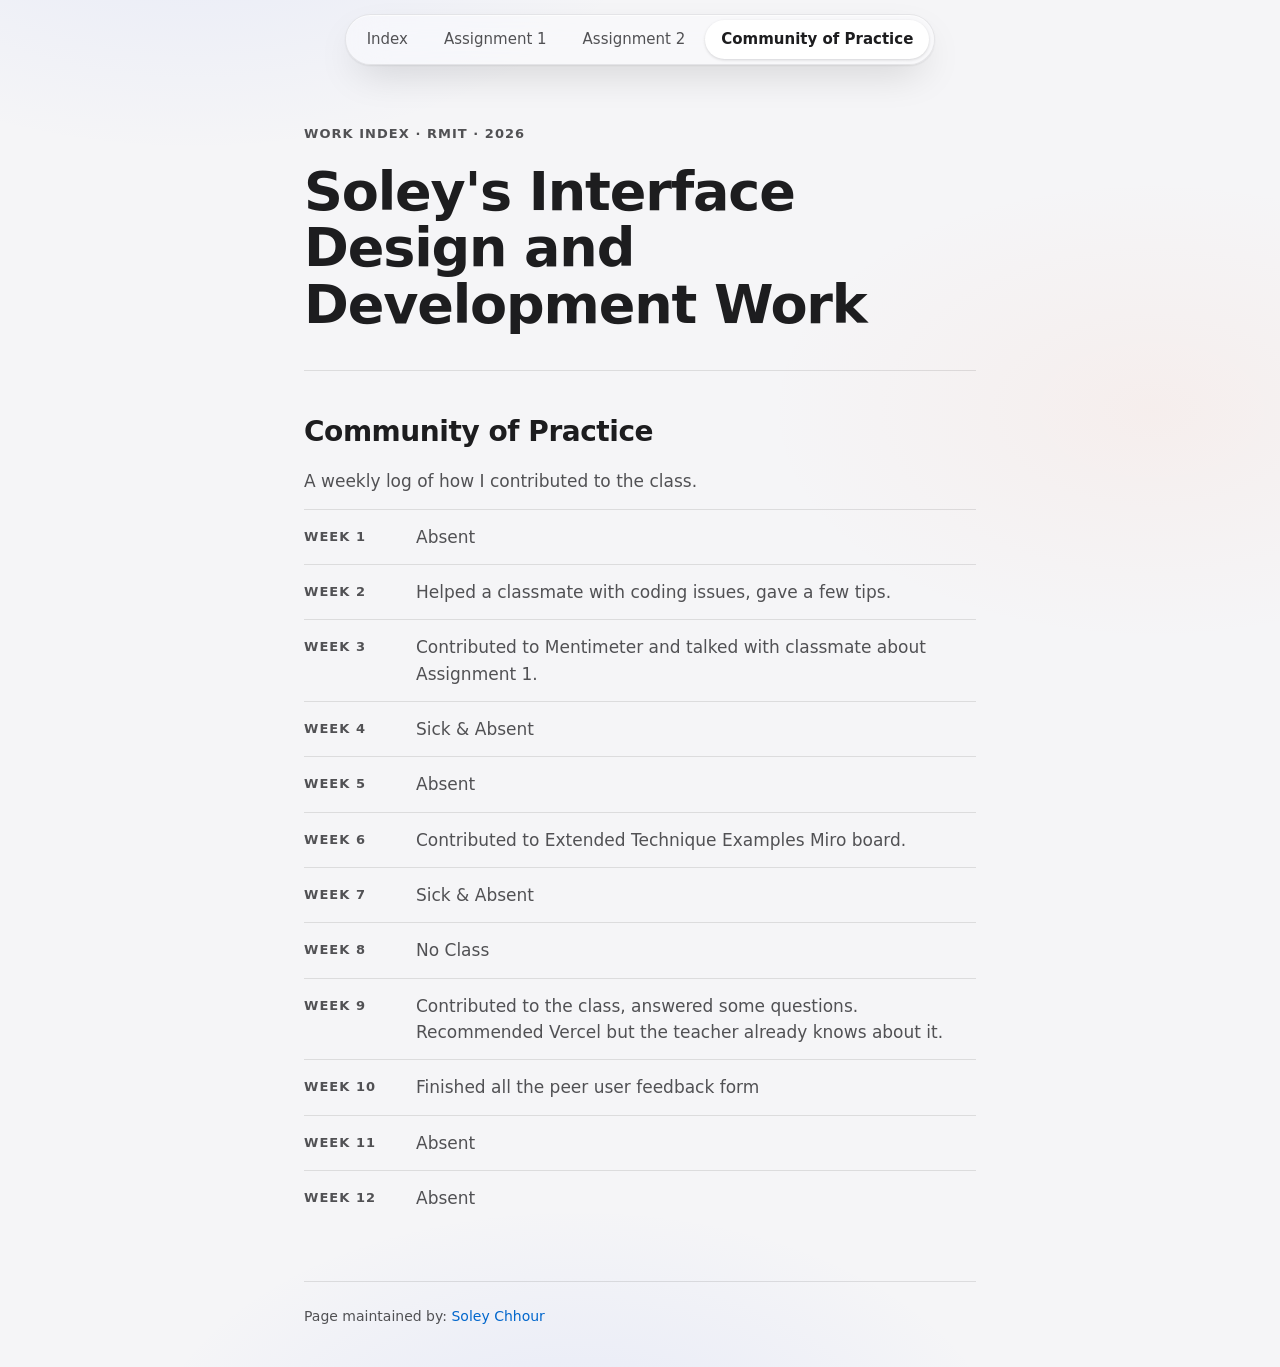
<file: communityofpractice.html>
<!doctype html>
<html lang="en">
<head>
    <meta charset="UTF-8">
    <meta name="viewport" content="width=device-width, initial-scale=1.0, viewport-fit=cover">

    <title>Community of Practice &middot; Soley's Work Index</title>

    <link rel="icon" type="image/png" href="./assets/icons/favicon.png">

    <link rel="stylesheet" href="reset.css">
    <link rel="stylesheet" href="style.css">

    <script>
        if (sessionStorage.getItem("seen")) document.documentElement.classList.add("revisit");
        sessionStorage.setItem("seen", "1");
    </script>
</head>
<body>

    <header>
        <p class="kicker">Work Index &middot; RMIT &middot; 2026</p>
        <h1>Soley's Interface Design and Development Work</h1>
    </header>

    <!-- Dock -->
    <nav aria-label="Site">
        <a href="./index.html">Index</a>
        <a href="./assignment1.html">Assignment 1</a>
        <a href="./assignment2.html">Assignment 2</a>
        <a href="./communityofpractice.html" aria-current="page">Community of Practice</a>
    </nav>

    <main>
        <section id="community-of-practice">
            <h2>Community of Practice</h2>
            <p>A weekly log of how I contributed to the class.</p>

            <!-- weekly content -->
            <dl class="weeks">
                <div><dt>Week 1</dt><dd>Absent</dd></div>
                <div><dt>Week 2</dt><dd>Helped a classmate with coding issues, gave a few tips.</dd></div>
                <div><dt>Week 3</dt><dd>Contributed to Mentimeter and talked with classmate about Assignment 1.</dd></div>
                <div><dt>Week 4</dt><dd>Sick & Absent</dd></div>
                <div><dt>Week 5</dt><dd>Absent</dd></div>
                <div><dt>Week 6</dt><dd>Contributed to Extended Technique Examples Miro board.</dd></div>
                <div><dt>Week 7</dt><dd>Sick & Absent</dd></div>
                <div><dt>Week 8</dt><dd>No Class</dd></div>
                <div><dt>Week 9</dt><dd>Contributed to the class, answered some questions. Recommended Vercel but the teacher already knows about it.</dd></div>
                <div><dt>Week 10</dt><dd>Finished all the peer user feedback form</dd></div>
                <div><dt>Week 11</dt><dd>Absent</dd></div>
                <div><dt>Week 12</dt><dd>Absent</dd></div>
            </dl>
        </section>
    </main>

    <footer>
        <p>
            Page maintained by:
            <a href="https://github.com/SoleyatRmit" target="_blank" rel="noopener">Soley Chhour</a>
        </p>
    </footer>

</body>
</html>
</file>
<file: style.css>
:root {
    color-scheme: light dark;

    --bg: #f5f5f7;
    --text: #1d1d1f;
    --text-soft: #515154;              /* secondary text */
    --accent: #0066cc;
    --hairline: rgba(0, 0, 0, 0.1);

    /* faint washes */
    --wash-1: rgba(90, 125, 255, 0.1);
    --wash-2: rgba(255, 145, 100, 0.07);

    /* dock */
    --glass-solid: #ececee;
    --glass-tint: rgba(250, 250, 252, 0.6);
    --glass-edge: rgba(0, 0, 0, 0.08);
    --glass-inner: rgba(255, 255, 255, 0.6);
    --dock-shadow:
        0 1px 2px rgba(0, 0, 0, 0.08),
        0 16px 40px -12px rgba(0, 0, 0, 0.18),
        0 48px 120px -24px rgba(0, 0, 0, 0.16);
    --pill-bg: #ffffff;
    --pill-text: #1d1d1f;
    --pill-shadow: 0 1px 3px rgba(0, 0, 0, 0.15);
}

@media (prefers-color-scheme: dark) {
    :root {
        --bg: #161617;
        --text: #f5f5f7;
        --text-soft: #a7a7ac;
        --accent: #2997ff;
        --hairline: rgba(255, 255, 255, 0.14);
        --wash-1: rgba(90, 125, 255, 0.13);
        --wash-2: rgba(255, 120, 80, 0.07);
        --glass-solid: #2a2a2d;
        --glass-tint: rgba(28, 28, 31, 0.6);
        --glass-edge: rgba(255, 255, 255, 0.12);
        --glass-inner: rgba(255, 255, 255, 0.09);
        --dock-shadow:
            0 1px 2px rgba(0, 0, 0, 0.4),
            0 16px 40px -12px rgba(0, 0, 0, 0.55),
            0 48px 120px -24px rgba(0, 0, 0, 0.5);
        --pill-bg: #636366;
        --pill-text: #ffffff;
        --pill-shadow: 0 1px 3px rgba(0, 0, 0, 0.35);
    }
}

/* page */

html { scroll-padding-block-start: 6.5rem; }   /* anchors land below the dock */

body {
    font-family: system-ui, -apple-system, "Segoe UI", Roboto, "Helvetica Neue", sans-serif;
    color: var(--text);
    background-color: var(--bg);
    background-image:
        radial-gradient(50rem 30rem at 15% -10%, var(--wash-1), transparent 60%),
        radial-gradient(40rem 24rem at 90% 30%, var(--wash-2), transparent 60%),
        radial-gradient(46rem 28rem at 45% 108%, var(--wash-1), transparent 60%);
    line-height: 1.5;
    display: flex;
    flex-direction: column;
    padding-block-start: calc(3.25rem + env(safe-area-inset-top));   /* dock room */
    padding-block-end: 2.5rem;
}

header, main, footer {
    width: min(100% - 2.5rem, 42rem);
    margin-inline: auto;
}

/* header */

header {
    view-transition-name: masthead;
    padding-block: clamp(2.5rem, 8vh, 4.5rem) 2.25rem;
    border-block-end: 1px solid var(--hairline);
}

.kicker {
    font-size: 0.8125rem;
    font-weight: 600;
    letter-spacing: 0.08em;
    text-transform: uppercase;
    color: var(--text-soft);
    margin-block-end: 1.25rem;
}

h1 {
    font-size: clamp(2.125rem, 1.1rem + 4.5vw, 3.375rem);
    font-weight: 700;
    line-height: 1.05;
    letter-spacing: -0.021em;
}

main {
    view-transition-name: content;
    flex: 1;
    padding-block: 2.5rem 3.5rem;
}

h2 {
    font-size: clamp(1.375rem, 1.05rem + 1.4vw, 1.75rem);
    font-weight: 600;
    letter-spacing: -0.016em;
}

/* content */

section > * + * { margin-block-start: 0.9em; }

main section + section {
    margin-block-start: 3rem;
    border-block-start: 1px solid var(--hairline);
    padding-block-start: 2.5rem;
}

h3 {
    font-size: 1.125rem;
    font-weight: 600;
    letter-spacing: -0.01em;
    margin-block-start: 1.6em;
}

main :is(p, li) {
    font-size: 1.0625rem;
    line-height: 1.55;
    color: var(--text-soft);
}

main :is(ul, ol) { padding-inline-start: 1.375rem; }
main li + li { margin-block-start: 0.4em; }
main li::marker { color: var(--text-soft); }

strong { color: var(--text); font-weight: 600; }

blockquote {
    border-inline-start: 2px solid var(--accent);
    padding-inline-start: 1.25rem;
}

main img {
    border-radius: 1.125rem;
    border: 1px solid var(--hairline);
}

figcaption {
    font-size: 0.875rem;
    color: var(--text-soft);
    margin-block-start: 0.75rem;
}

code, pre {
    font-family: ui-monospace, "SF Mono", Menlo, monospace;
    font-size: 0.9375em;
}

pre {
    background-color: var(--hairline);
    border-radius: 0.75rem;
    padding: 1rem 1.25rem;
    overflow-x: auto;
}

/* weekly log */

.weeks div {
    display: grid;
    grid-template-columns: 5.5rem 1fr;
    column-gap: 1.5rem;
    padding-block: 0.875rem;
    border-block-start: 1px solid var(--hairline);
}

.weeks dt {
    font-size: 0.8125rem;
    font-weight: 600;
    letter-spacing: 0.08em;
    text-transform: uppercase;
    color: var(--text-soft);
    line-height: 2;
}

.weeks dd {
    font-size: 1.0625rem;
    line-height: 1.55;
    color: var(--text-soft);
}

/* links */

a { color: var(--accent); text-decoration: none; }

main a:hover,
footer a:hover { text-decoration: underline; }

:focus-visible {
    outline: 2px solid var(--accent);   /* High Contrast mode */
    outline-offset: 2px;
}

/* footer */

footer {
    view-transition-name: site-footer;
    border-block-start: 1px solid var(--hairline);
    padding-block-start: 1.5rem;
    font-size: 0.875rem;
    color: var(--text-soft);
}

/* dock */

nav {
    view-transition-name: dock;
    position: fixed;
    z-index: 10;
    inset-inline: 0;
    top: calc(0.875rem + env(safe-area-inset-top));
    margin-inline: auto;
    width: max-content;
    max-width: min(100% - 1.5rem, 42rem);
    display: flex;
    gap: 0.25rem;
    padding: 0.3125rem;
    border-radius: 999px;
    background-color: var(--glass-solid);
    border: 1px solid var(--glass-edge);
    box-shadow: inset 0 1px 0 var(--glass-inner), var(--dock-shadow);
}

@supports (backdrop-filter: blur(4px)) or (-webkit-backdrop-filter: blur(4px)) {
    nav {
        background-color: var(--glass-tint);
        -webkit-backdrop-filter: blur(18px) saturate(1.8);
        backdrop-filter: blur(18px) saturate(1.8);
    }
}

nav a {
    display: flex;
    align-items: center;
    justify-content: center;
    padding: 0.5rem 1rem;
    border-radius: 999px;
    font-size: 0.9375rem;
    font-weight: 500;
    white-space: nowrap;
    color: var(--text-soft);
    -webkit-tap-highlight-color: transparent;
}

/* hover */
@media (hover: hover) {
    nav a:not([aria-current]):hover {
        color: var(--text);
        background-color: var(--hairline);
    }
}

nav a:not([aria-current]):active {
    color: var(--text);
    background-color: var(--hairline);
}

nav a[aria-current="page"] {
    view-transition-name: pill;
    background-color: var(--pill-bg);
    color: var(--pill-text);
    font-weight: 600;
    box-shadow: var(--pill-shadow);
}

/* phone dock mode */
@media (max-width: 679px) {
    body { padding-block-start: calc(7.5rem + env(safe-area-inset-top)); }
    nav {
        display: grid;
        grid-template-columns: 1fr 1fr;
        width: min(100% - 1.5rem, 26rem);
        border-radius: 1.75rem;
    }
    nav a {
        min-height: 2.75rem;
        font-size: 0.8125rem;
        padding-inline: 0.25rem;
        white-space: normal;
        line-height: 1.2;
        text-align: center;
    }
}

/* animations */

@media (prefers-reduced-motion: no-preference) {
    @keyframes settle {
        from { opacity: 0; translate: 0 10px; }
    }

    html:not(.revisit) :is(header, main, footer, nav) {
        animation: settle 550ms cubic-bezier(0.25, 0.1, 0.25, 1) backwards;
    }
    html:not(.revisit) main   { animation-delay: 70ms; }
    html:not(.revisit) footer { animation-delay: 140ms; }
    html:not(.revisit) nav    { animation-delay: 200ms; }

    nav a { transition: background-color 250ms ease, color 250ms ease, transform 250ms ease; }
    nav a:active { transition-duration: 0s; transform: scale(0.96); }

    /* make switching pages smooth */
    @view-transition { navigation: auto; }

    @keyframes content-in {
        from { opacity: 0; translate: 0 8px; }
    }
    ::view-transition-new(content) {
        animation: content-in 300ms cubic-bezier(0.25, 0.1, 0.25, 1) both;
    }
}

/* Screenshots and captions */

img {
    max-width: 100%;
    height: auto;
    display: block;
}

figure {
    margin: 2rem 0;
}

figcaption {
    font-size: 0.875rem;
    margin-top: 0.5rem;
    opacity: 0.75;
}
/* commit logs */

.log {
    overflow-x: auto;
}

table {
    width: 100%;
    border-collapse: collapse;
    font-size: 0.875rem;
}

caption {
    text-align: start;
    font-weight: 600;
    color: var(--text);
    padding-block-end: 0.5rem;
}

th,
td {
    padding: 0.5rem 0.75rem;
    border-block-end: 1px solid var(--hairline);
    text-align: start;
    vertical-align: top;
}

th {
    font-size: 0.75rem;
    font-weight: 600;
    letter-spacing: 0.08em;
    text-transform: uppercase;
    color: var(--text-soft);
}

td {
    color: var(--text-soft);
}

/* Commit logs fold away until you open them. */
details.log summary {
    cursor: pointer;
    color: var(--accent);
    font-size: 0.9375rem;
}

details.log[open] summary {
    margin-block-end: 0.75rem;
}

.log-download {
    margin-block-start: 0.5rem;
    font-size: 0.875rem;
}

/* Assignment 3 */

/* The link to the finished instrument. */
.open-link a {
    display: inline-block;
    padding: 0.75rem 1.5rem;
    border-radius: 999px;
    background-color: var(--accent);
    color: var(--bg);
    font-weight: 600;
}

main .open-link a:hover {
    text-decoration: none;
    filter: brightness(1.1);
}

.note {
    font-size: 0.9375rem;
}

/* On this page links. */
main .contents {
    display: flex;
    flex-wrap: wrap;
    gap: 0.5rem;
    padding-inline-start: 0;
    list-style: none;
}

main .contents li + li {
    margin-block-start: 0;
}

.contents a {
    display: inline-block;
    padding: 0.35rem 0.9rem;
    border: 1px solid var(--hairline);
    border-radius: 999px;
    font-size: 0.9375rem;
}

/* Screenshots side by side. */
.pair,
.trio {
    display: grid;
    gap: 1rem;
}

.pair {
    grid-template-columns: repeat(2, 1fr);
}

.trio {
    grid-template-columns: repeat(3, 1fr);
}

:is(.pair, .trio) figure {
    margin: 0;
}

@media (max-width: 679px) {
    .pair,
    .trio {
        grid-template-columns: 1fr;
    }
}

/* Colour samples in the token table. */
.swatch {
    display: inline-block;
    width: 0.9em;
    height: 0.9em;
    margin-inline-end: 0.5em;
    border: 1px solid var(--hairline);
    border-radius: 3px;
    background-color: var(--swatch);
    vertical-align: -0.1em;
}

/* Code names inside sentences. */
:not(pre) > code {
    padding: 0.1em 0.35em;
    border-radius: 0.3em;
    background-color: var(--hairline);
}
</file>
